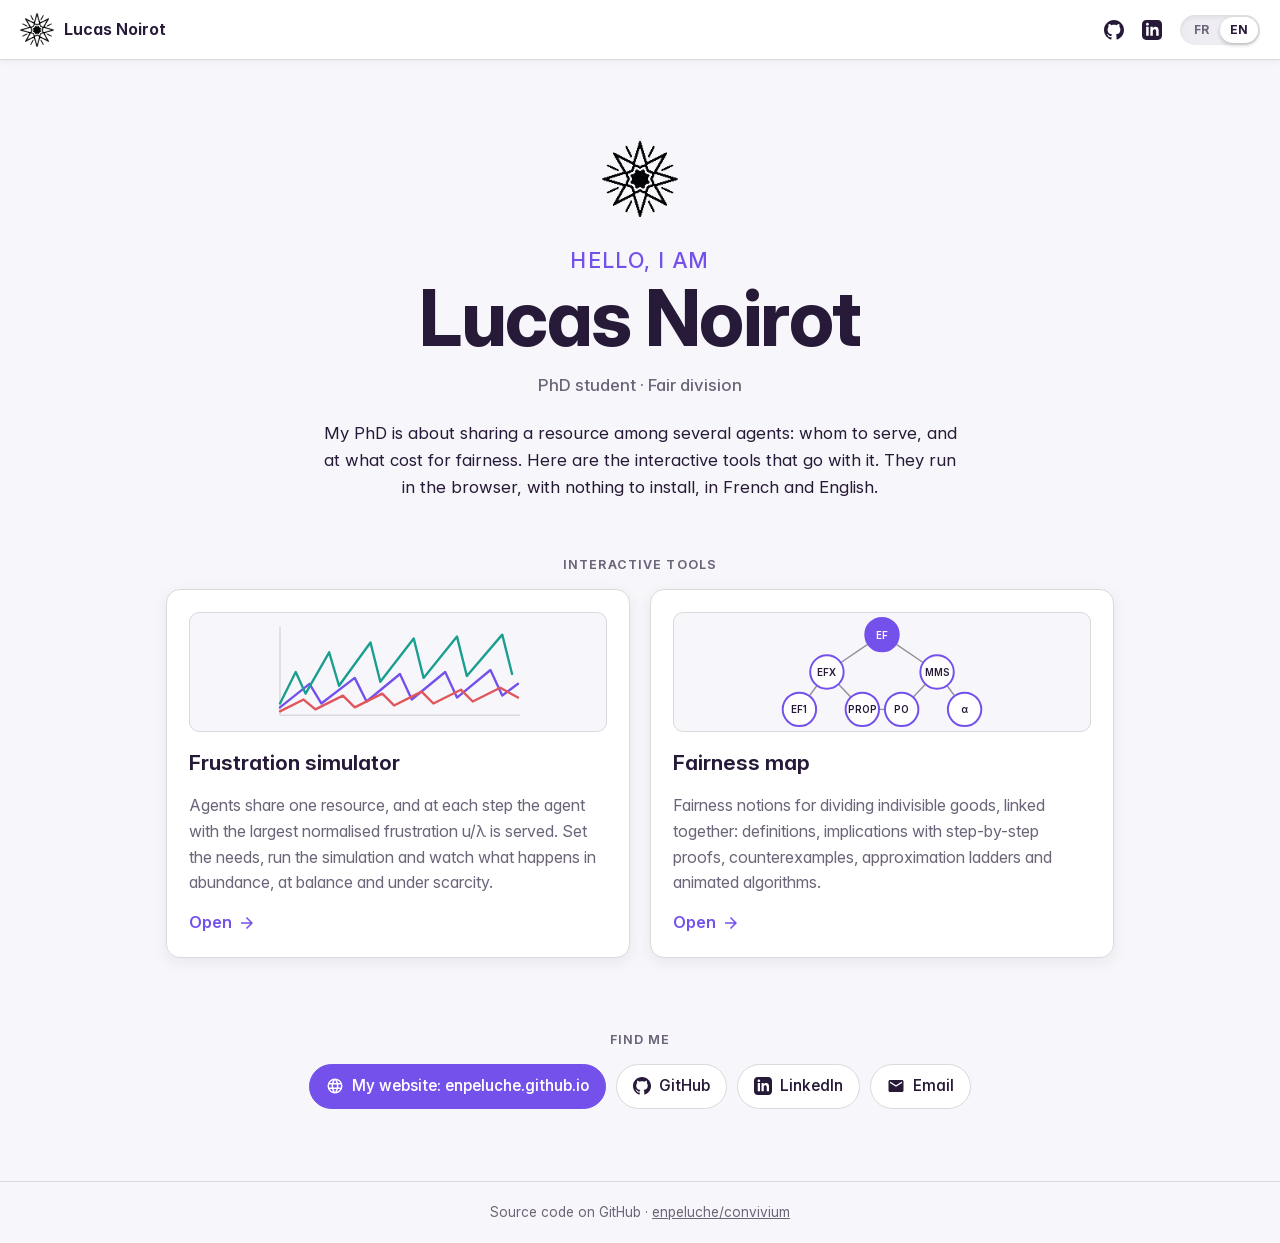
<file: index.html>
<!DOCTYPE html>
<html lang="fr">
<head>
<meta charset="utf-8">
<meta name="viewport" content="width=device-width, initial-scale=1, viewport-fit=cover">
<title>Lucas Noirot · Convivium</title>
<meta name="description" content="Outils interactifs qui accompagnent ma thèse sur le partage équitable : le simulateur de frustration et la carte de l'équité.">
<meta name="author" content="Lucas Noirot">
<link rel="icon" href="simulateur/assets/favicon.ico">
<style>
/* =============================================================================
   Page d'accueil. Direction artistique reprise de enpeluche.github.io :
   Inter, texte prune #271a38, accent violet #7451eb, bordures #dad9dc,
   logo étoile qui tourne au survol, « BONJOUR, JE SUIS » en capitales violettes.
   La police, le logo et l'icône sont pris dans simulateur/assets/.
   ============================================================================= */
@font-face {
  font-family: "InterVariable";
  src: url("simulateur/assets/fonts/InterVariable.woff2") format("woff2");
  font-weight: 100 900; font-style: normal; font-display: swap;
}
:root {
  --font: InterVariable, Inter, system-ui, sans-serif;
  --bg: #f7f6fa; --panel: #ffffff; --fg: #271a38; --muted: #6c6479;
  --line: #dad9dc; --grid: #eeedf2;
  --accent: #7451eb; --accent-soft: rgba(116, 81, 235, 0.12);
  --shadow: 0 4px 15px rgba(39, 26, 56, 0.07);
  --shadow-hover: 0 12px 32px rgba(116, 81, 235, 0.18);
  color-scheme: light;
}
@media (prefers-color-scheme: dark) {
  :root {
    --bg: #141019; --panel: #1d1724; --fg: #ece8f5; --muted: #a49cb3;
    --line: #342c40; --grid: #261f2f;
    --accent: #9d85ff; --accent-soft: rgba(157, 133, 255, 0.16);
    --shadow: 0 4px 18px rgba(0, 0, 0, 0.35);
    --shadow-hover: 0 12px 32px rgba(0, 0, 0, 0.5);
    color-scheme: dark;
  }
}

* { box-sizing: border-box; }
html { -webkit-text-size-adjust: 100%; }
body {
  margin: 0; min-height: 100vh; display: flex; flex-direction: column;
  background: var(--bg); color: var(--fg); font-family: var(--font); font-size: 16px; line-height: 1.6;
  -webkit-font-smoothing: antialiased; font-feature-settings: "cv11", "ss01";
}
a { color: inherit; }
:focus-visible { outline: 2px solid var(--accent); outline-offset: 3px; border-radius: 6px; }

/* ---------- En-tête ---------- */
.top {
  display: flex; align-items: center; gap: 12px; padding: 0 20px; min-height: 60px;
  background: var(--panel); border-bottom: 1px solid var(--line); box-shadow: 0 2px 5px rgba(0, 0, 0, 0.05);
}
.brand { display: flex; align-items: center; gap: 10px; text-decoration: none; }
.brand img { width: 34px; height: 34px; transition: transform .6s ease; }
.brand:hover img { transform: rotate(45deg); }
.brand b { font-weight: 650; }
.top-right { margin-left: auto; display: flex; align-items: center; gap: 6px; }
.iconlink { display: inline-flex; padding: 6px; border-radius: 8px; color: var(--fg); }
.iconlink svg { width: 20px; height: 20px; fill: currentColor; }
.iconlink:hover { color: var(--accent); background: var(--accent-soft); }

.langtoggle { position: relative; display: inline-flex; margin-left: 6px; background: var(--grid); border-radius: 999px; padding: 2px; box-shadow: inset 0 2px 5px rgba(0, 0, 0, 0.08); }
.langtoggle button { position: relative; z-index: 1; width: 38px; height: 26px; border: 0; background: none; font: inherit; font-size: 12px; font-weight: 700; color: var(--muted); cursor: pointer; border-radius: 999px; }
.langtoggle button[aria-pressed="true"] { color: var(--fg); }
.langtoggle i { position: absolute; top: 2px; left: 2px; width: 38px; height: 26px; border-radius: 999px; background: var(--panel); box-shadow: 0 2px 4px rgba(0, 0, 0, 0.2); transition: transform .3s cubic-bezier(.4, 0, .2, 1); }
.langtoggle.en i { transform: translateX(38px); }

/* ---------- Présentation ---------- */
main { flex: 1; width: 100%; max-width: 980px; margin: 0 auto; padding: 0 16px; }
.hero { text-align: center; padding: clamp(40px, 9vh, 88px) 0 clamp(28px, 6vh, 56px); }
.hero .star { width: 76px; height: 76px; transition: transform .8s ease; }
.hero .star:hover { transform: rotate(180deg); }
.hello { margin: 18px 0 0; font-size: clamp(1rem, 3vw, 1.35rem); color: var(--accent); text-transform: uppercase; letter-spacing: 0.06em; font-weight: 500; }
h1 { margin: 0; font-size: clamp(2.6rem, 9vw, 4.8rem); line-height: 1.1; font-weight: 750; letter-spacing: -0.02em; }
.role { margin: 10px 0 0; font-size: 1.05rem; color: var(--muted); font-weight: 500; }
.intro { max-width: 640px; margin: 22px auto 0; font-size: 1.05rem; }

/* ---------- Outils ---------- */
.label { font-size: 0.78rem; text-transform: uppercase; letter-spacing: 0.09em; color: var(--muted); font-weight: 650; margin: 0 0 14px; text-align: center; }
.tools { display: grid; grid-template-columns: repeat(auto-fit, minmax(280px, 1fr)); gap: 20px; }
.tool {
  display: flex; flex-direction: column; gap: 14px; padding: 22px; text-decoration: none;
  background: var(--panel); border: 1px solid var(--line); border-radius: 14px; box-shadow: var(--shadow);
  transition: transform .2s ease, box-shadow .2s ease, border-color .2s ease;
}
.tool:hover { transform: translateY(-3px); box-shadow: var(--shadow-hover); border-color: var(--accent); }
.tool figure { margin: 0; height: 120px; border-radius: 10px; background: var(--bg); border: 1px solid var(--line); display: grid; place-items: center; overflow: hidden; }
.tool figure svg { width: 100%; height: 100%; }
.tool h2 { margin: 0; font-size: 1.3rem; font-weight: 650; }
.tool p { margin: 0; color: var(--muted); flex: 1; }
.tool .go { color: var(--accent); font-weight: 600; display: inline-flex; align-items: center; gap: 6px; }
.tool .go svg { width: 18px; height: 18px; fill: currentColor; transition: transform .2s ease; }
.tool:hover .go svg { transform: translateX(4px); }

/* illustrations */
.ill .ax { stroke: var(--line); stroke-width: 1.5; fill: none; }
.ill .c0 { stroke: #7451eb; } .ill .c1 { stroke: #e0565b; } .ill .c2 { stroke: #1a9e8f; }
.ill .curve { fill: none; stroke-width: 2.4; stroke-linejoin: round; stroke-linecap: round; }
.ill .edge { stroke: var(--muted); stroke-width: 1.5; fill: none; opacity: .7; }
.ill .node { fill: var(--panel); stroke: var(--accent); stroke-width: 2; }
.ill .node.hl { fill: var(--accent); }
.ill text { font: 600 10px var(--font); fill: var(--fg); text-anchor: middle; dominant-baseline: central; }
.ill .node.hl + text { fill: #fff; }
@media (prefers-color-scheme: dark) {
  .ill .c0 { stroke: #9d85ff; } .ill .c1 { stroke: #ff7a7f; } .ill .c2 { stroke: #3cc8b6; }
  .ill .node.hl + text { fill: #140f1f; }
}

/* ---------- Liens ---------- */
.find { margin: clamp(40px, 8vh, 72px) 0 0; }
.links { display: flex; flex-wrap: wrap; justify-content: center; gap: 10px; }
.links a {
  display: inline-flex; align-items: center; gap: 8px; padding: 9px 16px; border-radius: 999px; text-decoration: none;
  background: var(--panel); border: 1px solid var(--line); font-weight: 550; font-size: 0.95rem;
  transition: border-color .15s, box-shadow .15s, color .15s;
}
.links a:hover { border-color: var(--accent); color: var(--accent); box-shadow: 0 0 0 3px var(--accent-soft); }
.links svg { width: 18px; height: 18px; fill: currentColor; }
.links a.main { background: var(--accent); border-color: var(--accent); color: #fff; }
.links a.main:hover { color: #fff; }
@media (prefers-color-scheme: dark) { .links a.main, .links a.main:hover { color: #140f1f; } }

footer { margin-top: clamp(40px, 8vh, 72px); padding: 20px 16px; text-align: center; color: var(--muted); font-size: 0.85rem; border-top: 1px solid var(--line); }

@media (max-width: 520px) {
  .top { padding: 0 16px; }
  .brand b { display: none; }
}
@media (prefers-reduced-motion: reduce) { * { transition: none !important; } }
</style>
</head>
<body>

<header class="top">
  <a class="brand" href="https://enpeluche.github.io" title="enpeluche.github.io">
    <img src="simulateur/assets/logo.png" alt="" width="34" height="34">
    <b>Lucas Noirot</b>
  </a>
  <div class="top-right">
    <a class="iconlink" href="https://github.com/enpeluche/convivium" target="_blank" rel="noopener" title="GitHub" aria-label="GitHub"><svg viewBox="0 0 24 24"><path data-icon="github"/></svg></a>
    <a class="iconlink" href="https://linkedin.com/in/enpeluche" target="_blank" rel="noopener" title="LinkedIn" aria-label="LinkedIn"><svg viewBox="0 0 24 24"><path data-icon="linkedin"/></svg></a>
    <span class="langtoggle" role="group" aria-label="Langue / Language">
      <button type="button" data-lang="fr" lang="fr">FR</button><button type="button" data-lang="en" lang="en">EN</button><i aria-hidden="true"></i>
    </span>
  </div>
</header>

<main>
  <section class="hero">
    <img class="star" src="simulateur/assets/logo.png" alt="" width="76" height="76">
    <p class="hello" data-i18n="hello">Bonjour, je suis</p>
    <h1>Lucas Noirot</h1>
    <p class="role" data-i18n="role">Doctorant · Partage équitable</p>
    <p class="intro" data-i18n="intro">Ma thèse porte sur le partage d'une ressource entre plusieurs agents : qui servir, et à quel prix pour l'équité. Voici les outils interactifs qui l'accompagnent. Ils marchent dans le navigateur, sans installation, en français et en anglais.</p>
  </section>

  <h2 class="label" data-i18n="tools">Outils interactifs</h2>
  <section class="tools">
    <a class="tool" href="simulateur/" data-target="simulateur/">
      <figure class="ill" aria-hidden="true">
        <svg viewBox="0 0 280 120" preserveAspectRatio="xMidYMid meet">
          <path class="ax" d="M20 104H264M20 104V14"/>
          <path class="curve c0" d="M20 96 L50 72 L62 92 L96 66 L108 90 L142 62 L154 88 L188 60 L200 86 L234 58 L246 84 L262 72"/>
          <path class="curve c1" d="M20 100 L44 88 L56 98 L84 84 L96 96 L124 82 L136 94 L164 80 L176 92 L204 78 L216 90 L244 76 L262 86"/>
          <path class="curve c2" d="M20 92 L36 60 L46 82 L70 40 L80 74 L112 30 L122 70 L156 26 L166 66 L200 24 L210 64 L246 22 L256 62"/>
        </svg>
      </figure>
      <h2 data-i18n="sim_title">Simulateur de frustration</h2>
      <p data-i18n="sim_text">Des agents partagent une ressource et l'on sert, à chaque instant, celui dont la frustration normalisée u/λ est la plus grande. On règle les besoins, on lance la simulation et l'on observe ce qui se passe en abondance, à l'équilibre et en famine.</p>
      <span class="go"><span data-i18n="open">Ouvrir</span><svg viewBox="0 0 24 24"><path d="M12 4l-1.41 1.41L16.17 11H4v2h12.17l-5.58 5.59L12 20l8-8z"/></svg></span>
    </a>

    <a class="tool" href="carte-equite/" data-target="carte-equite/">
      <figure class="ill" aria-hidden="true">
        <svg viewBox="0 0 280 120" preserveAspectRatio="xMidYMid meet">
          <path class="edge" d="M140 22L84 60M140 22L196 60M84 60L56 98M84 60L120 98M196 60L160 98M196 60L224 98M120 98L160 98"/>
          <circle class="node hl" cx="140" cy="22" r="17"/><text x="140" y="22">EF</text>
          <circle class="node" cx="84" cy="60" r="17"/><text x="84" y="60">EFX</text>
          <circle class="node" cx="196" cy="60" r="17"/><text x="196" y="60">MMS</text>
          <circle class="node" cx="56" cy="98" r="17"/><text x="56" y="98">EF1</text>
          <circle class="node" cx="120" cy="98" r="17"/><text x="120" y="98">PROP</text>
          <circle class="node" cx="160" cy="98" r="17"/><text x="160" y="98">PO</text>
          <circle class="node" cx="224" cy="98" r="17"/><text x="224" y="98">α</text>
        </svg>
      </figure>
      <h2 data-i18n="map_title">Carte de l'équité</h2>
      <p data-i18n="map_text">Les notions d'équité pour le partage de biens indivisibles, reliées entre elles : définitions, implications avec leurs preuves pas à pas, contre-exemples, échelles d'approximation et algorithmes animés.</p>
      <span class="go"><span data-i18n="open">Ouvrir</span><svg viewBox="0 0 24 24"><path d="M12 4l-1.41 1.41L16.17 11H4v2h12.17l-5.58 5.59L12 20l8-8z"/></svg></span>
    </a>
  </section>

  <section class="find">
    <h2 class="label" data-i18n="find">Me retrouver</h2>
    <div class="links">
      <a class="main" href="https://enpeluche.github.io"><svg viewBox="0 0 24 24"><path data-icon="globe"/></svg><span data-i18n="site">Mon site : enpeluche.github.io</span></a>
      <a href="https://github.com/enpeluche" target="_blank" rel="noopener"><svg viewBox="0 0 24 24"><path data-icon="github"/></svg>GitHub</a>
      <a href="https://linkedin.com/in/enpeluche" target="_blank" rel="noopener"><svg viewBox="0 0 24 24"><path data-icon="linkedin"/></svg>LinkedIn</a>
      <a href="mailto:lucas.noirot-petit@proton.me"><svg viewBox="0 0 24 24"><path data-icon="email"/></svg>Email</a>
    </div>
  </section>
</main>

<footer>
  <span data-i18n="footer">Code source sur GitHub</span> · <a href="https://github.com/enpeluche/convivium">enpeluche/convivium</a>
</footer>

<script>
"use strict";
const ICONS = {
  github: "M12 0c-6.626 0-12 5.373-12 12 0 5.302 3.438 9.8 8.207 11.387.599.111.793-.261.793-.577v-2.234c-3.338.726-4.033-1.416-4.033-1.416-.546-1.387-1.333-1.756-1.333-1.756-1.089-.745.083-.729.083-.729 1.205.084 1.839 1.237 1.839 1.237 1.07 1.834 2.807 1.304 3.492.997.107-.775.418-1.305.762-1.604-2.665-.305-5.467-1.334-5.467-5.931 0-1.311.469-2.381 1.236-3.221-.124-.303-.535-1.524.117-3.176 0 0 1.008-.322 3.301 1.23.957-.266 1.983-.399 3.003-.404 1.02.005 2.047.138 3.006.404 2.291-1.552 3.297-1.23 3.297-1.23.653 1.653.242 2.874.118 3.176.77.84 1.235 1.911 1.235 3.221 0 4.609-2.807 5.624-5.479 5.921.43.372.823 1.102.823 2.222v3.293c0 .319.192.694.801.576 4.765-1.589 8.199-6.086 8.199-11.386 0-6.627-5.373-12-12-12z",
  linkedin: "M19 0h-14c-2.761 0-5 2.239-5 5v14c0 2.761 2.239 5 5 5h14c2.762 0 5-2.239 5-5v-14c0-2.761-2.238-5-5-5zm-11 19h-3v-11h3v11zm-1.5-12.268c-.966 0-1.75-.79-1.75-1.764s.784-1.764 1.75-1.764 1.75.79 1.75 1.764-.783 1.764-1.75 1.764zm13.5 12.268h-3v-5.604c0-3.368-4-3.113-4 0v5.604h-3v-11h3v1.765c1.396-2.586 7-2.777 7 2.476v6.759z",
  email: "M20 4H4c-1.1 0-1.99.9-1.99 2L2 18c0 1.1.9 2 2 2h16c1.1 0 2-.9 2-2V6c0-1.1-.9-2-2-2zm0 4l-8 5-8-5V6l8 5 8-5v2z",
  globe: "M12 2a10 10 0 1 0 0 20 10 10 0 0 0 0-20zm6.93 6h-2.95a15.6 15.6 0 0 0-1.38-3.56A8.03 8.03 0 0 1 18.93 8zM12 4.04c.83 1.2 1.48 2.53 1.91 3.96h-3.82c.43-1.43 1.08-2.76 1.91-3.96zM4.26 14a8.2 8.2 0 0 1 0-4h3.38a16.5 16.5 0 0 0 0 4H4.26zm.81 2h2.95c.32 1.25.78 2.45 1.38 3.56A7.99 7.99 0 0 1 5.07 16zm2.95-8H5.07a7.99 7.99 0 0 1 4.33-3.56A15.6 15.6 0 0 0 8.02 8zM12 19.96c-.83-1.2-1.48-2.53-1.91-3.96h3.82c-.43 1.43-1.08 2.76-1.91 3.96zM14.34 14H9.66a14.7 14.7 0 0 1 0-4h4.68a14.7 14.7 0 0 1 0 4zm.25 5.56c.6-1.11 1.06-2.31 1.38-3.56h2.95a8.03 8.03 0 0 1-4.33 3.56zM16.36 14a16.5 16.5 0 0 0 0-4h3.38a8.2 8.2 0 0 1 0 4h-3.38z",
};
document.querySelectorAll("path[data-icon]").forEach(p => p.setAttribute("d", ICONS[p.dataset.icon]));

const TEXTS = {
  fr: {
    title: "Lucas Noirot · Convivium",
    hello: "Bonjour, je suis",
    role: "Doctorant · Partage équitable",
    intro: "Ma thèse porte sur le partage d'une ressource entre plusieurs agents : qui servir, et à quel prix pour l'équité. Voici les outils interactifs qui l'accompagnent. Ils marchent dans le navigateur, sans installation, en français et en anglais.",
    tools: "Outils interactifs",
    sim_title: "Simulateur de frustration",
    sim_text: "Des agents partagent une ressource et l'on sert, à chaque instant, celui dont la frustration normalisée u/λ est la plus grande. On règle les besoins, on lance la simulation et l'on observe ce qui se passe en abondance, à l'équilibre et en famine.",
    map_title: "Carte de l'équité",
    map_text: "Les notions d'équité pour le partage de biens indivisibles, reliées entre elles : définitions, implications avec leurs preuves pas à pas, contre-exemples, échelles d'approximation et algorithmes animés.",
    open: "Ouvrir",
    find: "Me retrouver",
    site: "Mon site : enpeluche.github.io",
    footer: "Code source sur GitHub",
  },
  en: {
    title: "Lucas Noirot · Convivium",
    hello: "Hello, I am",
    role: "PhD student · Fair division",
    intro: "My PhD is about sharing a resource among several agents: whom to serve, and at what cost for fairness. Here are the interactive tools that go with it. They run in the browser, with nothing to install, in French and English.",
    tools: "Interactive tools",
    sim_title: "Frustration simulator",
    sim_text: "Agents share one resource, and at each step the agent with the largest normalised frustration u/λ is served. Set the needs, run the simulation and watch what happens in abundance, at balance and under scarcity.",
    map_title: "Fairness map",
    map_text: "Fairness notions for dividing indivisible goods, linked together: definitions, implications with step-by-step proofs, counterexamples, approximation ladders and animated algorithms.",
    open: "Open",
    find: "Find me",
    site: "My website: enpeluche.github.io",
    footer: "Source code on GitHub",
  },
};

const STORE = "convivium-langue";
function initialLang() {
  const q = new URLSearchParams(location.search).get("lang");
  if (q === "fr" || q === "en") return q;
  try { const s = localStorage.getItem(STORE); if (s === "fr" || s === "en") return s; } catch (e) { /* stockage indisponible */ }
  return (navigator.language || "fr").toLowerCase().startsWith("fr") ? "fr" : "en";
}
function setLang(lang) {
  const T = TEXTS[lang];
  document.documentElement.lang = lang;
  document.title = T.title;
  document.querySelectorAll("[data-i18n]").forEach(el => { el.textContent = T[el.dataset.i18n]; });
  document.querySelectorAll("[data-target]").forEach(a => { a.href = a.dataset.target + "?lang=" + lang; });
  document.querySelectorAll(".langtoggle button").forEach(b => b.setAttribute("aria-pressed", String(b.dataset.lang === lang)));
  document.querySelector(".langtoggle").classList.toggle("en", lang === "en");
  try { localStorage.setItem(STORE, lang); } catch (e) { /* stockage indisponible */ }
}
document.querySelectorAll(".langtoggle button").forEach(b => b.addEventListener("click", () => setLang(b.dataset.lang)));
setLang(initialLang());
</script>
</body>
</html>
</file>
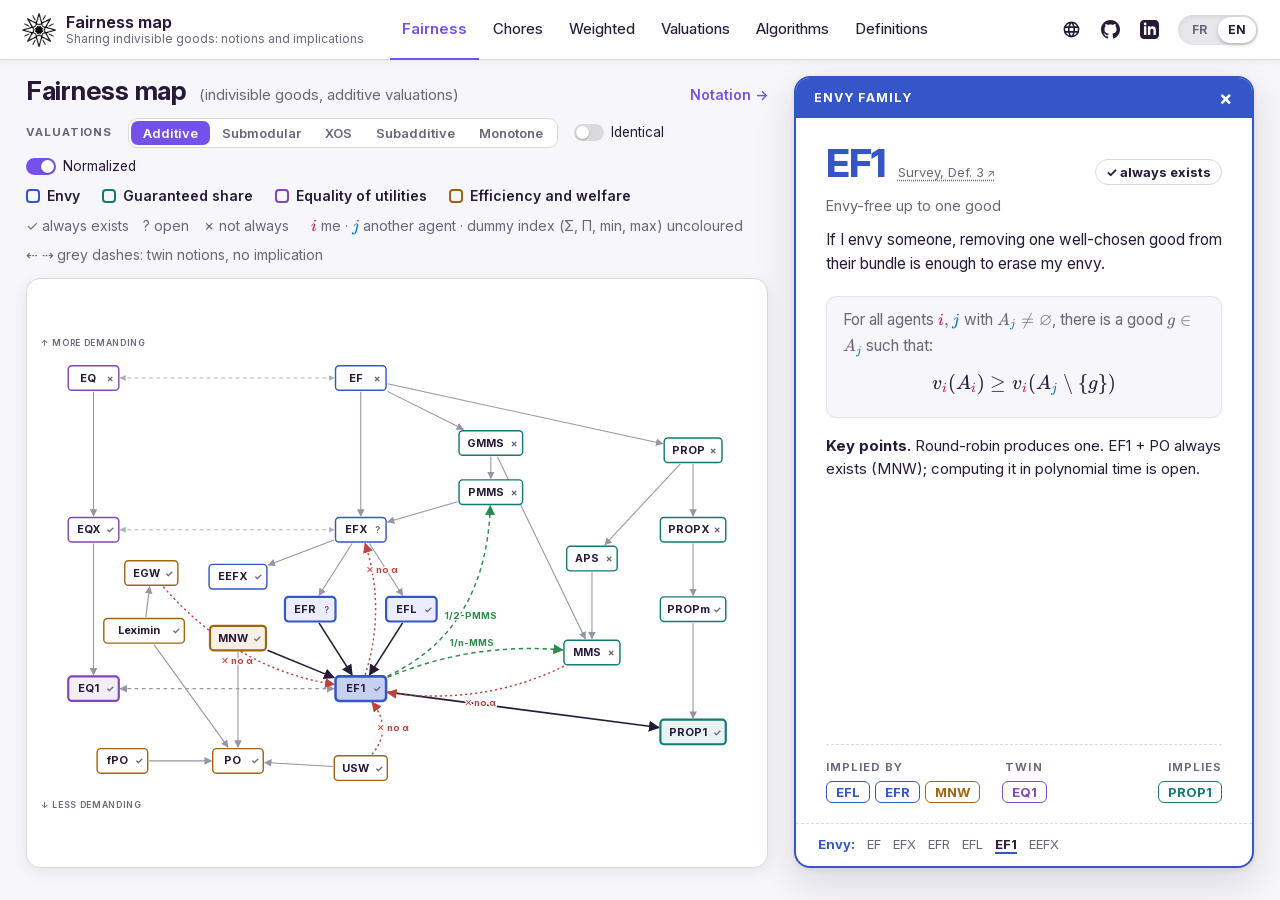
<file: carte-equite/index.html>
<!DOCTYPE html>
<html lang="fr">
<head>
<meta charset="utf-8">
<meta name="viewport" content="width=device-width, initial-scale=1, viewport-fit=cover">
<title>Carte de l'équité</title>
<meta name="description" content="Carte interactive des notions d'équité pour le partage de biens indivisibles : définitions, implications, preuves, contre-exemples et algorithmes.">
<meta name="author" content="Lucas Noirot">
<link rel="icon" href="assets/favicon.ico">
<link rel="stylesheet" href="assets/vendor/katex/katex.min.css">
<link rel="stylesheet" href="assets/style.css">
</head>
<body>

<!-- ============ En-tête (direction artistique d'enpeluche.github.io) ============ -->
<header class="entete">
  <a class="brand" href="#biens">
    <img src="assets/logo.png" alt="" width="34" height="34">
    <span><b data-i18n="siteTitre">Carte de l'équité</b><small data-i18n="siteSous"></small></span>
  </a>
  <!-- Le moteur lit data-carte pour savoir quel onglet est affiché (aria-current) -->
  <nav class="onglets" aria-label="Cartes">
    <a href="#biens" data-carte="biens" data-i18n="ongletBiens">Équité</a>
    <a href="#corvees" data-carte="corvees" data-i18n="ongletCorvees">Corvées</a>
    <a href="#ponderee" data-carte="ponderee" data-i18n="ongletPonderee">Pondérée</a>
    <a href="#valuations" data-carte="valuations" data-i18n="ongletValuations">Valuations</a>
    <a href="#algorithmes" data-carte="algorithmes" data-i18n="ongletAlgos">Algorithmes</a>
    <a href="#definitions" data-carte="definitions" data-i18n="ongletDefs">Définitions</a>
  </nav>
  <div class="top-right">
    <a class="iconlink" href="https://enpeluche.github.io" target="_blank" rel="noopener" data-i18n-title="siteLien" data-i18n-aria="siteLien"><svg viewBox="0 0 24 24"><path d="M12 2a10 10 0 1 0 0 20 10 10 0 0 0 0-20zm6.93 6h-2.95a15.6 15.6 0 0 0-1.38-3.56A8.03 8.03 0 0 1 18.93 8zM12 4.04c.83 1.2 1.48 2.53 1.91 3.96h-3.82c.43-1.43 1.08-2.76 1.91-3.96zM4.26 14a8.2 8.2 0 0 1 0-4h3.38a16.5 16.5 0 0 0 0 4H4.26zm.81 2h2.95c.32 1.25.78 2.45 1.38 3.56A7.99 7.99 0 0 1 5.07 16zm2.95-8H5.07a7.99 7.99 0 0 1 4.33-3.56A15.6 15.6 0 0 0 8.02 8zM12 19.96c-.83-1.2-1.48-2.53-1.91-3.96h3.82c-.43 1.43-1.08 2.76-1.91 3.96zM14.34 14H9.66a14.7 14.7 0 0 1 0-4h4.68a14.7 14.7 0 0 1 0 4zm.25 5.56c.6-1.11 1.06-2.31 1.38-3.56h2.95a8.03 8.03 0 0 1-4.33 3.56zM16.36 14a16.5 16.5 0 0 0 0-4h3.38a8.2 8.2 0 0 1 0 4h-3.38z"/></svg></a>
    <a class="iconlink" href="https://github.com/enpeluche" target="_blank" rel="noopener" title="GitHub" aria-label="GitHub"><svg viewBox="0 0 24 24"><path d="M12 0c-6.626 0-12 5.373-12 12 0 5.302 3.438 9.8 8.207 11.387.599.111.793-.261.793-.577v-2.234c-3.338.726-4.033-1.416-4.033-1.416-.546-1.387-1.333-1.756-1.333-1.756-1.089-.745.083-.729.083-.729 1.205.084 1.839 1.237 1.839 1.237 1.07 1.834 2.807 1.304 3.492.997.107-.775.418-1.305.762-1.604-2.665-.305-5.467-1.334-5.467-5.931 0-1.311.469-2.381 1.236-3.221-.124-.303-.535-1.524.117-3.176 0 0 1.008-.322 3.301 1.23.957-.266 1.983-.399 3.003-.404 1.02.005 2.047.138 3.006.404 2.291-1.552 3.297-1.23 3.297-1.23.653 1.653.242 2.874.118 3.176.77.84 1.235 1.911 1.235 3.221 0 4.609-2.807 5.624-5.479 5.921.43.372.823 1.102.823 2.222v3.293c0 .319.192.694.801.576 4.765-1.589 8.199-6.086 8.199-11.386 0-6.627-5.373-12-12-12z"/></svg></a>
    <a class="iconlink" href="https://linkedin.com/in/enpeluche" target="_blank" rel="noopener" title="LinkedIn" aria-label="LinkedIn"><svg viewBox="0 0 24 24"><path d="M19 0h-14c-2.761 0-5 2.239-5 5v14c0 2.761 2.239 5 5 5h14c2.762 0 5-2.239 5-5v-14c0-2.761-2.238-5-5-5zm-11 19h-3v-11h3v11zm-1.5-12.268c-.966 0-1.75-.79-1.75-1.764s.784-1.764 1.75-1.764 1.75.79 1.75 1.764-.783 1.764-1.75 1.764zm13.5 12.268h-3v-5.604c0-3.368-4-3.113-4 0v5.604h-3v-11h3v1.765c1.396-2.586 7-2.777 7 2.476v6.759z"/></svg></a>
    <span class="langtoggle" role="group" data-i18n-aria="langue">
      <button type="button" data-lang="fr" lang="fr">FR</button><button type="button" data-lang="en" lang="en">EN</button><i aria-hidden="true"></i>
    </span>
  </div>
</header>

<!-- ============ Vue « carte » : graphe à gauche, carte à droite ============ -->
<main class="page" id="vue-carte">
  <div class="wrap">
    <div class="titre-carte"><h1><span id="titre"></span> <small id="sous-titre"></small></h1>
      <a class="lien-notations" id="lien-notations" href="#definitions" data-i18n="notations"></a></div>

    <!-- Le JS lit data-fam pour surligner une famille au survol ; les noms viennent des données -->
    <div class="legend" data-i18n-aria="legende">
      <div id="selecteur" hidden></div>
      <span class="fam" data-fam="envie" tabindex="0" style="color:var(--envie)"><span class="sw"></span><b></b></span>
      <span class="fam" data-fam="part"  tabindex="0" style="color:var(--part)"><span class="sw"></span><b></b></span>
      <span class="fam" data-fam="egal"  tabindex="0" style="color:var(--egal)"><span class="sw"></span><b></b></span>
      <span class="fam" data-fam="eff"   tabindex="0" style="color:var(--eff)"><span class="sw"></span><b></b></span>
      <span class="glyphs" id="legende-statuts"></span>
      <span id="legende-indices"></span>
      <span id="legende-jumelles"></span>
    </div>

    <!-- Onglet Algorithmes : barre de choix (à la place de la légende) -->
    <div class="algo-barre" id="algo-barre" hidden>
      <div class="choix-algo" role="group" data-i18n-aria="choixAlgo">
        <button data-algo="tourniquet" data-i18n="btnTourniquet"></button>
        <button data-algo="cycles" data-i18n="btnCycles"></button>
        <button data-algo="sacs" data-i18n="btnSacs"></button>
        <button data-algo="sansmu" data-i18n="btnSansMu"></button>
      </div>
      <select id="algo-instance" data-i18n-aria="instance"></select>
      <span class="dim"><span data-i18n="agents"></span> <button data-dim="n:-1" data-i18n-aria="moinsAgent">−</button><b id="algo-n"></b><button data-dim="n:1" data-i18n-aria="plusAgent">+</button></span>
      <span class="dim"><span data-i18n="biens"></span> <button data-dim="m:-1" data-i18n-aria="moinsBien">−</button><b id="algo-m"></b><button data-dim="m:1" data-i18n-aria="plusBien">+</button></span>
      <button id="algo-hasard" data-i18n="hasard"></button>
      <span class="note-instance" id="algo-note"></span>
    </div>

    <!-- Le SVG est vide : tout est dessiné par le script -->
    <div class="diagram" id="diagram">
      <svg id="map" viewBox="0 0 1040 660" role="group" data-i18n-aria="graphe"></svg>
    </div>

    <!-- Onglet Algorithmes : tableaux, graphe d'envie et pas à pas -->
    <section class="algo-zone" id="algo" hidden></section>

  </div>

  <!-- La carte : un seul élément, dont on remplace le contenu à chaque ouverture -->
  <div id="card" class="card" hidden role="dialog" aria-labelledby="card-sigle"></div>
</main>

<!-- ============ Vue « définitions » ============ -->
<div class="defs-scroll" id="vue-defs" hidden>
<section class="defs-page">
  <aside class="defs-toc">
    <input type="search" id="defs-filtre" data-i18n-ph="defsFiltre" autocomplete="off" spellcheck="false">
    <p class="toc-titre" data-i18n="defsSommaire"></p>
    <nav id="defs-sommaire"></nav>
  </aside>
  <div class="defs-main">
    <header class="defs-entete">
      <h1 data-i18n="defsTitre"></h1>
      <p class="lead" data-i18n="defsIntro"></p>
    </header>
    <div id="defs-contenu"></div>
  </div>
</section>
</div>

<!-- KaTeX embarqué (aucun appel réseau), puis les données, la langue et le moteur -->
<script src="assets/vendor/katex/katex.min.js"></script>
<script src="assets/donnees.js"></script>
<script src="assets/donnees-en.js"></script>
<script src="assets/langue.js"></script>
<script src="assets/definitions.js"></script>
<script src="assets/moteur.js"></script>
<script>
  // Sélecteur de langue
  document.querySelectorAll(".langtoggle button").forEach(b => b.addEventListener("click", () => {
    if (b.dataset.lang !== LANG) appliquerLangue(b.dataset.lang);
  }));
</script>
</body>
</html>
</file>
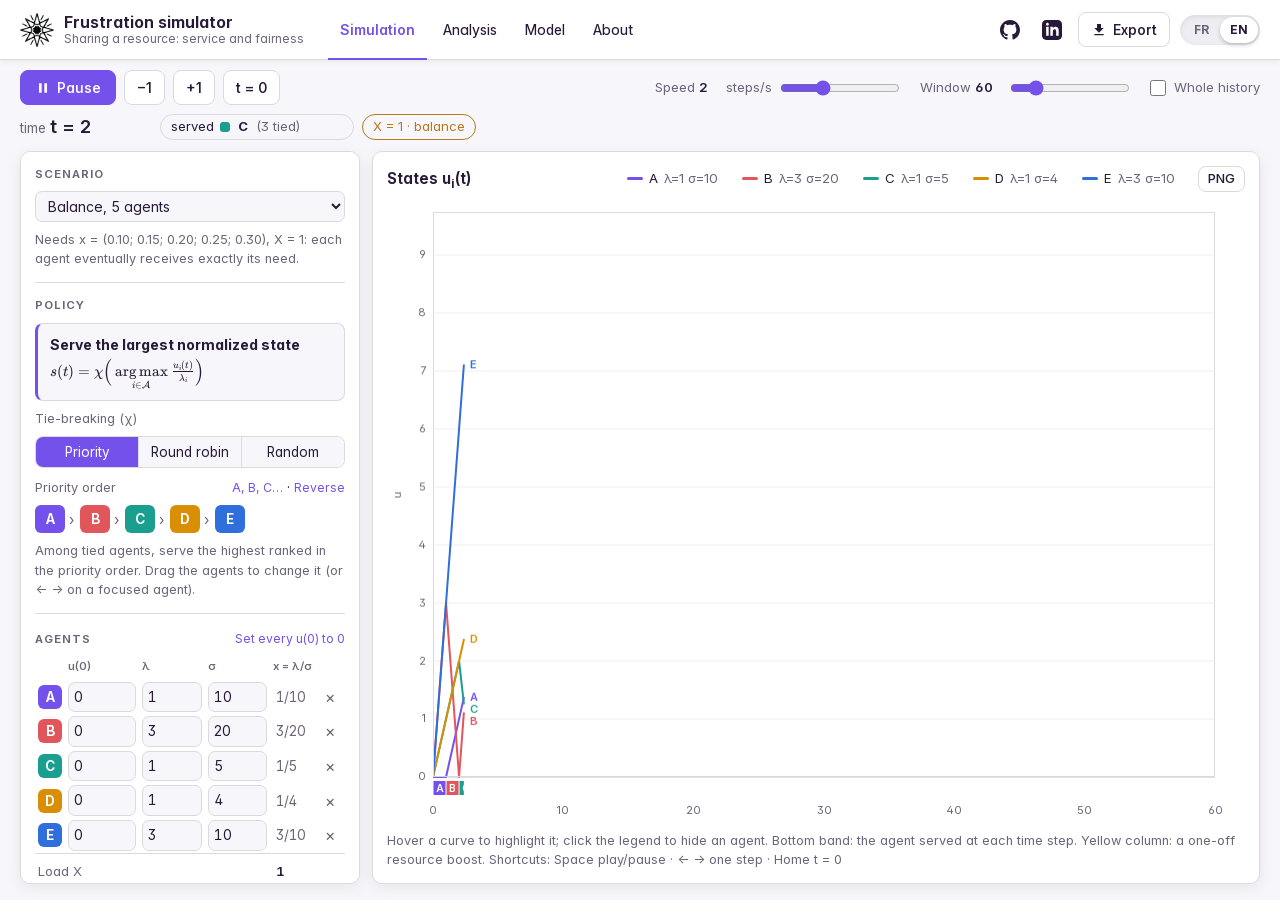
<file: simulateur/index.html>
<!DOCTYPE html>
<html lang="fr">
<head>
<meta charset="utf-8">
<meta name="viewport" content="width=device-width, initial-scale=1">
<title>Simulateur de frustration</title>
<meta name="description" content="Simulateur interactif : n agents partagent une ressource ; on sert l'agent dont l'état normalisé u/λ est le plus grand.">
<meta name="author" content="Lucas Noirot">
<link rel="icon" href="assets/favicon.ico">
<link rel="stylesheet" href="assets/vendor/katex/katex.min.css">
<link rel="stylesheet" href="assets/style.css">
</head>
<body>
<div class="app">

  <!-- ============ En-tête ============ -->
  <header class="top">
    <a class="brand" href="#" data-tab="sim" aria-label="Simulateur de frustration">
      <img src="assets/logo.png" alt="" width="34" height="34">
      <span><b data-i18n="app_title">Simulateur de frustration</b><small data-i18n="app_sub">Partager une ressource : service et équité</small></span>
    </a>

    <nav class="tabs" role="tablist">
      <button type="button" role="tab" data-tab="sim" id="tab-sim" aria-controls="v-sim" data-i18n="tab_sim">Simulation</button>
      <button type="button" role="tab" data-tab="ana" id="tab-ana" aria-controls="v-ana" data-i18n="tab_ana">Analyse</button>
      <button type="button" role="tab" data-tab="model" id="tab-model" aria-controls="v-model" data-i18n="tab_model">Modèle</button>
      <button type="button" role="tab" data-tab="about" id="tab-about" aria-controls="v-about" data-i18n="tab_about">À propos</button>
    </nav>

    <div class="top-right">
      <a class="iconlink" id="lk-github" target="_blank" rel="noopener" title="GitHub" aria-label="GitHub"><svg viewBox="0 0 24 24"><path data-icon="github"/></svg></a>
      <a class="iconlink" id="lk-linkedin" target="_blank" rel="noopener" title="LinkedIn" aria-label="LinkedIn"><svg viewBox="0 0 24 24"><path data-icon="linkedin"/></svg></a>

      <div class="menu" id="expmenu">
        <button type="button" class="btn" id="expbtn" aria-haspopup="true" aria-expanded="false">
          <svg viewBox="0 0 24 24" class="ico"><path data-icon="download"/></svg><span data-i18n="exports">Exporter</span>
        </button>
        <div class="menu-list" role="menu" hidden>
          <button type="button" role="menuitem" data-exp="traj" data-i18n="exp_traj"></button>
          <button type="button" role="menuitem" data-exp="agents" data-i18n="exp_agents"></button>
          <button type="button" role="menuitem" data-exp="png" data-i18n="exp_png"></button>
          <hr>
          <button type="button" role="menuitem" data-exp="json" data-i18n="exp_json"></button>
          <button type="button" role="menuitem" data-exp="import" data-i18n="imp_json"></button>
          <button type="button" role="menuitem" data-exp="link" data-i18n="copy_link"></button>
        </div>
      </div>

      <span class="langtoggle" role="group" aria-label="Langue / Language">
        <button type="button" data-lang="fr" lang="fr">FR</button><button type="button" data-lang="en" lang="en">EN</button><i aria-hidden="true"></i>
      </span>
    </div>
  </header>

  <!-- ============ Barre de lecture (Simulation et Analyse) ============ -->
  <div class="toolbar" id="toolbar">
    <div class="row">
      <button class="btn primary" id="play" type="button" data-i18n-title="play_title"><svg viewBox="0 0 24 24" class="ico"><path id="playico"/></svg><span id="playtxt"></span></button>
      <button class="btn" id="back" type="button" data-i18n="back" data-i18n-title="back_title"></button>
      <button class="btn" id="fwd" type="button" data-i18n="fwd" data-i18n-title="fwd_title"></button>
      <button class="btn" id="zero" type="button" data-i18n="to_zero" data-i18n-title="zero_title"></button>
    </div>
    <div class="row knobs">
      <label class="knob"><span><span data-i18n="speed">Vitesse</span> <b id="speedval"></b> <span data-i18n="per_s"></span></span>
        <input type="range" id="speed" min="0" max="9" step="1"></label>
      <label class="knob"><span><span data-i18n="horizon">Horizon</span> <b id="winval"></b></span>
        <input type="range" id="win" min="10" max="300" step="10"></label>
      <label class="toggle small"><input type="checkbox" id="whole"> <span data-i18n="whole"></span></label>
    </div>
    <div class="row status">
      <span class="clock"><span data-i18n="t_now">instant</span> <b>t = <span id="tnow">0</span></b></span>
      <span class="pill served" id="served"><span id="servlab" data-i18n="served_now"></span><span class="sw" id="servsw"></span><b id="servname"></b><span class="tie" id="servtie"></span></span>
      <span class="pill regime" id="load"></span>
    </div>
  </div>

  <main>
    <!-- ============ Simulation ============ -->
    <section class="view sim" id="v-sim" role="tabpanel" aria-labelledby="tab-sim">
      <aside class="card side">
        <div class="group">
          <label class="label" for="preset" data-i18n="scenario">Scénario</label>
          <select id="preset"></select>
          <p class="hint" id="presethint"></p>
        </div>

        <div class="group">
          <span class="label" data-i18n="policy">Politique</span>
          <div class="policy">
            <b data-i18n="policy_name"></b>
            <span class="tex" data-tex="s(t) = \chi\Bigl(\,\argmax\limits_{i \in \A} \frac{u_i(t)}{\lambda_i}\Bigr)"></span>
          </div>
          <span class="sublabel" data-i18n="chi"></span>
          <div class="seg" id="chi" role="group">
            <button type="button" data-v="prio" data-i18n="chi_prio"></button>
            <button type="button" data-v="rot" data-i18n="chi_rot"></button>
            <button type="button" data-v="random" data-i18n="chi_random"></button>
          </div>
          <div class="prio" id="priobox">
            <div class="label-row"><span class="sublabel" data-i18n="prio_label"></span>
              <span><button class="link small" id="prioreset" type="button" data-i18n="prio_reset"></button> · <button class="link small" id="priorev" type="button" data-i18n="prio_reverse"></button></span></div>
            <ol class="priolist" id="priolist"></ol>
          </div>
          <p class="hint" id="chihint"></p>
          <button class="link" id="reroll" type="button" data-i18n="reroll" hidden></button>
        </div>

        <div class="group">
          <div class="label-row"><span class="label" data-i18n="agents">Agents</span><button class="link small" id="zerou0" type="button" data-i18n="zero_u0"></button></div>
          <div class="tablewrap"><table class="edit">
            <thead><tr><th></th><th data-i18n="col_u0">u(0)</th><th>λ</th><th>σ</th><th data-i18n="col_x">x = λ/σ</th><th></th></tr></thead>
            <tbody id="agents"></tbody>
            <tfoot><tr><td colspan="4" data-i18n="total_load"></td><td id="xtotal"></td><td></td></tr></tfoot>
          </table></div>
          <p class="msg" id="agentmsg" role="status" hidden></p>
          <button class="link" id="addagent" type="button" data-i18n="add_agent"></button>
        </div>

        <div class="group">
          <span class="label" data-i18n="boosts">Augmentation de ressource</span>
          <p class="hint" data-i18n="boost_hint"></p>
          <div class="tablewrap" id="boosttab"><table class="edit boost">
            <thead><tr><th data-i18n="col_boost_agent">agent</th><th>t</th><th data-i18n="col_boost_q">quantité</th><th></th></tr></thead>
            <tbody id="boosts"></tbody>
          </table></div>
          <p class="msg" id="boostmsg" role="status" hidden></p>
          <button class="link" id="addboost" type="button" data-i18n="add_boost"></button>
        </div>

        <div class="group">
          <span class="label" data-i18n="display">Affichage</span>
          <label class="toggle"><input type="checkbox" id="norm"> <span data-i18n="opt_norm"></span></label>
          <label class="toggle"><input type="checkbox" id="mean"> <span data-i18n="opt_mean"></span></label>
        </div>
      </aside>

      <section class="card stage">
        <div class="chead">
          <span class="ctitle" id="maintitle"></span>
          <div class="legend" id="legend"></div>
          <button class="btn ghost small" type="button" data-png="main" data-i18n="png" data-i18n-title="png_title"></button>
        </div>
        <div class="chartbox"><canvas id="c-main"></canvas></div>
        <p class="hint"><span data-i18n="main_hint"></span> <span class="kbd-hint" data-i18n="shortcuts"></span></p>
      </section>
    </section>

    <!-- ============ Analyse ============ -->
    <section class="view ana" id="v-ana" role="tabpanel" aria-labelledby="tab-ana" hidden>
      <div class="card">
        <div class="chead">
          <span class="label" data-i18n="hist_title"></span>
          <label class="inline"><span data-i18n="hist_src"></span> <select id="histsrc">
            <option value="all" data-i18n="hist_src_all"></option>
            <option value="win" data-i18n="hist_src_win"></option>
            <option value="per" data-i18n="hist_src_per"></option>
          </select></label>
          <button class="btn ghost small" type="button" data-png="hist" data-i18n="png" data-i18n-title="png_title"></button>
        </div>
        <div class="chartbox mid"><canvas id="c-hist"></canvas></div>
        <div class="legend static">
          <span><i class="box"></i><span data-i18n="hist_common"></span></span>
          <span><i class="box plus"></i><span data-i18n="hist_plus"></span></span>
          <span><i class="box minus"></i><span data-i18n="hist_minus"></span></span>
          <span id="histref"><i class="dash"></i><span id="histreflab"></span></span>
        </div>
        <p class="hint" id="histmsg"></p>
      </div>

      <div class="card">
        <span class="label" data-i18n="asym_title"></span>
        <p class="asym" id="asymmsg"></p>
        <div id="asymword" class="word" hidden></div>
        <div class="tablewrap"><table class="res" id="asymtab"></table></div>
      </div>

      <div class="card">
        <div class="chead">
          <label class="label" for="globsel" data-i18n="glob_title"></label>
          <select id="globsel"></select>
          <button class="btn ghost small" type="button" data-png="glob" data-i18n="png" data-i18n-title="png_title"></button>
        </div>
        <div class="chartbox mid"><canvas id="c-glob"></canvas></div>
        <div class="legend" id="globlegend"></div>
      </div>

      <div class="card">
        <div class="chead">
          <label class="label" for="persel" data-i18n="per_title"></label>
          <select id="persel"></select>
          <button class="btn ghost small" type="button" data-png="per" data-i18n="png" data-i18n-title="png_title"></button>
        </div>
        <div class="chartbox mid"><canvas id="c-per"></canvas></div>
        <div class="legend" id="perlegend"></div>
      </div>

      <div class="card wide">
        <span class="label" id="nowtitle"></span>
        <div class="tablewrap"><table class="res" id="nowtab"></table></div>
      </div>
    </section>

    <!-- ============ Modèle ============ -->
    <section class="view doc" id="v-model" role="tabpanel" aria-labelledby="tab-model" hidden>
      <article class="card paper">
        <div id="modeltext"></div>
        <p class="evolving" data-i18n="evolving"></p>
      </article>
    </section>

    <!-- ============ À propos ============ -->
    <section class="view doc" id="v-about" role="tabpanel" aria-labelledby="tab-about" hidden>
      <article class="card paper about">
        <img class="avatar" src="assets/logo.png" alt="" width="96" height="96">
        <p class="hello" data-i18n="about_hello"></p>
        <h1 id="aboutname"></h1>
        <p class="role" id="aboutrole"></p>
        <p class="about-text" data-i18n="about_text"></p>
        <p class="evolving" data-i18n="evolving"></p>
        <h2 class="label" data-i18n="about_find"></h2>
        <div class="contacts" id="contacts"></div>
      </article>
    </section>
  </main>
</div>

<input type="file" id="importfile" accept=".json,application/json" hidden>
<div class="toast" id="toast" role="status" aria-live="polite" hidden></div>

<script src="assets/vendor/katex/katex.min.js"></script>
<script src="assets/vendor/katex/contrib/auto-render.min.js"></script>
<script src="assets/i18n.js"></script>
<script src="assets/model-text.js"></script>
<script src="assets/model.js"></script>
<script src="assets/charts.js"></script>
<script src="assets/app.js"></script>
</body>
</html>
</file>
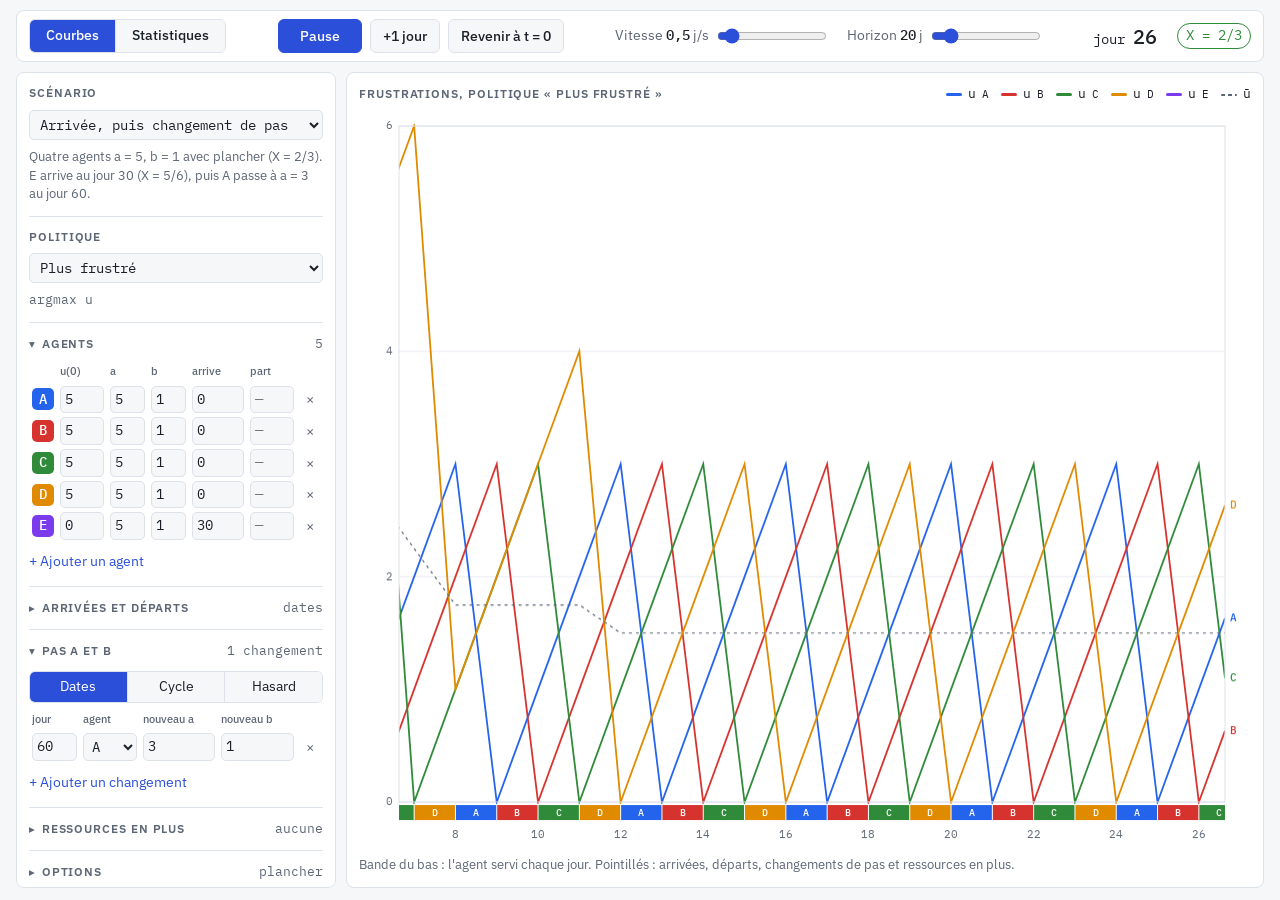
<file: archive/Simulateur de frustration(10).html>
<!DOCTYPE html>
<html lang="fr">
<head>
<meta charset="utf-8">
<meta name="viewport" content="width=device-width, initial-scale=1">
<title>Simulateur de frustration</title>
<link rel="preconnect" href="https://fonts.googleapis.com">
<link rel="stylesheet" href="https://fonts.googleapis.com/css2?family=IBM+Plex+Mono:wght@400;500&family=IBM+Plex+Sans:wght@400;500;600&display=swap">
<style>
/* Un seul écran : barre de lecture en haut, deux onglets. Courbes = réglages à gauche + un grand tracé. Statistiques = quatre petits tracés + tableaux. */
:root {
  --bg: #f6f7f9; --panel: #ffffff; --fg: #1b1f27; --muted: #5d6675; --line: #dde1e8; --grid: #e9ecf1;
  --accent: #2b4fd8; --accent-fg: #ffffff; --event: #b7791f;
  --a0: #2463eb; --a1: #d6332f; --a2: #2f8a3a; --a3: #e08a00; --a4: #7c3aed; --a5: #0f9aa8; --a6: #8b5a2b; --a7: #c2378a;
  --p0: #1b1f27; --p1: #d6332f; --p2: #2463eb; --p3: #2f8a3a; --p4: #7c3aed; --p5: #e08a00; --p6: #0f9aa8; --p7: #c2378a; --p8: #8b5a2b; --p9: #7a8f00; --p10: #64748b;
  --sans: "IBM Plex Sans", system-ui, sans-serif;
  --mono: "IBM Plex Mono", ui-monospace, Menlo, monospace;
}
@media (prefers-color-scheme: dark) { :root:not([data-theme="light"]) {
  --bg: #12151b; --panel: #1a1e26; --fg: #e6e9ef; --muted: #98a1b0; --line: #2c323d; --grid: #242a34;
  --accent: #7d97ff; --accent-fg: #0d1020; --event: #e2a64a;
  --a0: #6f9bff; --a1: #ff6b66; --a2: #5cc66a; --a3: #ffad33; --a4: #a78bfa; --a5: #3cc8d6; --a6: #c9915c; --a7: #f06bbd;
  --p0: #e6e9ef; --p1: #ff6b66; --p2: #6f9bff; --p3: #5cc66a; --p4: #a78bfa; --p5: #ffad33; --p6: #3cc8d6; --p7: #f06bbd; --p8: #c9915c; --p9: #b7cc3a; --p10: #a3b1c6;
  color-scheme: dark } }
:root[data-theme="dark"] {
  --bg: #12151b; --panel: #1a1e26; --fg: #e6e9ef; --muted: #98a1b0; --line: #2c323d; --grid: #242a34;
  --accent: #7d97ff; --accent-fg: #0d1020; --event: #e2a64a;
  --a0: #6f9bff; --a1: #ff6b66; --a2: #5cc66a; --a3: #ffad33; --a4: #a78bfa; --a5: #3cc8d6; --a6: #c9915c; --a7: #f06bbd;
  --p0: #e6e9ef; --p1: #ff6b66; --p2: #6f9bff; --p3: #5cc66a; --p4: #a78bfa; --p5: #ffad33; --p6: #3cc8d6; --p7: #f06bbd; --p8: #c9915c; --p9: #b7cc3a; --p10: #a3b1c6;
  color-scheme: dark }

* { box-sizing: border-box; }
[hidden] { display: none !important; }
html, body { height: 100%; }
body { margin: 0; background: var(--bg); color: var(--fg); font-family: var(--sans); font-size: 14px; line-height: 1.45;
  padding: 10px 16px 12px; overflow: hidden; }
.app { height: 100%; max-width: 1900px; margin: 0 auto; display: flex; flex-direction: column; gap: 10px; }

.panel { background: var(--panel); border: 1px solid var(--line); border-radius: 8px; padding: 12px; min-width: 0; }
.label { font-size: 0.72rem; text-transform: uppercase; letter-spacing: 0.08em; color: var(--muted); font-weight: 600; }
.hint { color: var(--muted); font-size: 0.8rem; margin: 0; }
.law { font-family: var(--mono); }
.row { display: flex; flex-wrap: wrap; gap: 8px; align-items: center; }
.group { display: grid; gap: 8px; min-width: 0; }

select, input[type=number], input[type=text] { font: inherit; font-family: var(--mono); color: var(--fg); background: var(--bg);
  border: 1px solid var(--line); border-radius: 5px; padding: 4px 6px; min-width: 0; width: 100%; }
input[type=range] { width: 100%; accent-color: var(--accent); margin: 0; }
:focus-visible { outline: 2px solid var(--accent); outline-offset: 1px; }

.btn { font: inherit; font-weight: 500; padding: 6px 12px; border-radius: 6px; border: 1px solid var(--line);
  background: var(--bg); color: var(--fg); cursor: pointer; }
.btn.primary { background: var(--accent); color: var(--accent-fg); border-color: var(--accent); min-width: 84px; }
.btn:hover { filter: brightness(0.97); }
.link { font: inherit; font-size: 0.85rem; color: var(--accent); background: none; border: 0; padding: 2px 0; cursor: pointer; justify-self: start; }
.link:hover { text-decoration: underline; }
.link:disabled { color: var(--muted); cursor: default; text-decoration: none; }

.seg { display: flex; border: 1px solid var(--line); border-radius: 6px; overflow: hidden; }
.seg button { flex: 1; font: inherit; font-size: 0.85rem; padding: 5px 8px; border: 0; background: var(--bg); color: var(--fg); cursor: pointer; }
.seg button + button { border-left: 1px solid var(--line); }
.seg button[aria-pressed="true"], .seg button[aria-selected="true"] { background: var(--accent); color: var(--accent-fg); }

/* Barre du haut */
.bar { display: flex; flex-wrap: wrap; gap: 8px 20px; align-items: center; justify-content: space-between; padding: 8px 12px; }
.tabs button { padding: 6px 16px; font-weight: 500; }
.knob { display: grid; grid-template-columns: auto 110px; gap: 2px 8px; align-items: center; font-size: 0.85rem; color: var(--muted); white-space: nowrap; }
.knob b { font-family: var(--mono); font-weight: 500; color: var(--fg); }
.clock { font-family: var(--mono); font-variant-numeric: tabular-nums; }
.clock b { font-size: 1.25rem; font-weight: 500; display: inline-block; min-width: 3ch; }
.load { font-family: var(--mono); font-size: 0.85rem; padding: 2px 8px; border-radius: 999px; border: 1px solid var(--line); }
.load.over { color: var(--a1); border-color: currentColor; }
.load.under { color: var(--a2); border-color: currentColor; }
.load.crit { color: var(--event); border-color: currentColor; }

/* Vues */
.view { flex: 1; min-height: 0; }
#v-courbes { display: grid; grid-template-columns: 320px minmax(0, 1fr); gap: 10px; }
.side { overflow-y: auto; display: flex; flex-direction: column; padding: 0 12px; }
.side > * { padding: 12px 0; }
.side > * + * { border-top: 1px solid var(--line); }
.stage { display: flex; flex-direction: column; gap: 8px; min-height: 0; }
.stage .chartbox { flex: 1; min-height: 0; }
#v-stats { overflow-y: auto; display: grid; gap: 10px; align-content: start; }

/* Sections repliables */
.fold > summary { list-style: none; cursor: pointer; display: flex; align-items: baseline; justify-content: space-between; gap: 8px; border-radius: 4px; }
.fold > summary::-webkit-details-marker { display: none; }
.fold > summary .label::before { content: "▸"; display: inline-block; width: 1.1em; }
.fold[open] > summary .label::before { content: "▾"; }
.fold > summary .sum { font-family: var(--mono); font-size: 0.8rem; color: var(--muted); }
.fold > .group { margin-top: 10px; }

.tablewrap { overflow-x: auto; }
table.edit { width: 100%; border-collapse: collapse; font-variant-numeric: tabular-nums; }
table.edit th { font-size: 0.7rem; color: var(--muted); font-weight: 500; text-align: left; padding: 0 3px 4px; white-space: nowrap; }
table.edit td { padding: 2px 3px; }
table.edit input, table.edit select { padding: 3px 4px; font-size: 0.85rem; }
table.edit select { min-width: 54px; }
table.edit input[type=number] { appearance: textfield; -moz-appearance: textfield; }
table.edit input::-webkit-inner-spin-button, table.edit input::-webkit-outer-spin-button { -webkit-appearance: none; margin: 0; }
.chip { display: inline-flex; align-items: center; justify-content: center; width: 22px; height: 22px; border-radius: 5px;
  font-family: var(--mono); font-weight: 500; color: var(--accent-fg); font-size: 0.85rem; }
.x { font: inherit; border: 0; background: none; color: var(--muted); cursor: pointer; padding: 2px 6px; border-radius: 4px; }
.x:hover { color: var(--fg); background: var(--bg); }

.params { display: flex; flex-wrap: wrap; gap: 6px 14px; font-size: 0.85rem; align-items: center; }
.params label { display: inline-flex; align-items: center; gap: 6px; white-space: nowrap; }
.params input { width: 58px; }
.pair { display: grid; grid-template-columns: minmax(0, 1fr) minmax(0, 1fr); gap: 6px; }
.toggle { display: flex; gap: 8px; align-items: center; cursor: pointer; }
.toggle input { accent-color: var(--accent); width: 16px; height: 16px; margin: 0; }

/* Tracés */
.chartbox { position: relative; width: 100%; }
.chartbox.mid { height: clamp(180px, 26vh, 340px); }
canvas { position: absolute; inset: 0; display: block; width: 100%; height: 100%; }
.chead { display: flex; gap: 8px 14px; align-items: center; justify-content: space-between; flex-wrap: wrap; }
.chead select { width: auto; max-width: 100%; }
.legend { display: flex; flex-wrap: wrap; gap: 4px 12px; font-family: var(--mono); font-size: 0.8rem; }
.legend span { display: inline-flex; align-items: center; gap: 6px; }
.legend i { width: 16px; height: 3px; border-radius: 2px; display: inline-block; }
.legend i.dash { background: repeating-linear-gradient(90deg, var(--muted) 0 4px, transparent 4px 7px); height: 2px; }
.duo { display: grid; grid-template-columns: minmax(0, 1fr) minmax(0, 1fr); gap: 10px; }
.duo > .panel { display: grid; gap: 8px; align-content: start; }

.statbar { display: flex; flex-wrap: wrap; gap: 8px 12px; align-items: center; padding: 8px 12px; }
.statbar select { width: auto; }
.statbar .sep { width: 1px; align-self: stretch; background: var(--line); margin: 0 4px; }
.chips { display: flex; flex-wrap: wrap; gap: 6px; }
.pchip { font: inherit; font-size: 0.85rem; display: inline-flex; align-items: center; gap: 6px; padding: 3px 10px; border-radius: 999px;
  border: 1px solid var(--line); background: var(--bg); color: var(--muted); cursor: pointer; }
.pchip i { width: 12px; height: 3px; border-radius: 2px; display: block; opacity: 0.35; }
.pchip[aria-pressed="true"] { color: var(--fg); border-color: var(--muted); background: var(--panel); }
.pchip[aria-pressed="true"] i { opacity: 1; }

table.res { border-collapse: collapse; width: 100%; font-variant-numeric: tabular-nums; font-family: var(--mono); font-size: 0.85rem; }
table.res th { font-family: var(--sans); font-size: 0.75rem; font-weight: 500; color: var(--muted); text-align: right; padding: 4px 8px; border-bottom: 1px solid var(--line); white-space: nowrap; }
table.res th:first-child, table.res td:first-child { text-align: left; }
table.res td { text-align: right; padding: 4px 8px; border-bottom: 1px solid var(--grid); white-space: nowrap; }
table.res td.best { font-weight: 500; color: var(--accent); }

/* Écran étroit ou bas : la page défile normalement, le tracé passe avant les réglages */
@media (max-width: 900px), (max-height: 540px) {
  html, body { height: auto; }
  body { overflow: visible; }
  .app { height: auto; }
  .bar { position: sticky; top: 0; z-index: 5; }
  #v-courbes { grid-template-columns: minmax(0, 1fr); }
  .side { overflow: visible; order: 2; }
  .stage .chartbox { flex: none; height: 320px; }
  #v-stats { overflow: visible; }
  .duo { grid-template-columns: minmax(0, 1fr); }
}
@media (prefers-reduced-motion: reduce) { * { transition: none !important; } }
</style>
</head>
<body>
<div class="app">

  <div class="panel bar">
    <div class="seg tabs" role="tablist" aria-label="Vue">
      <button type="button" role="tab" id="tab-courbes" aria-controls="v-courbes" aria-selected="true">Courbes</button>
      <button type="button" role="tab" id="tab-stats" aria-controls="v-stats" aria-selected="false">Statistiques</button>
    </div>
    <div class="row">
      <button class="btn primary" id="play" type="button">Pause</button>
      <button class="btn" id="step" type="button">+1 jour</button>
      <button class="btn" id="reset" type="button">Revenir à t = 0</button>
    </div>
    <div class="row" style="gap: 8px 20px">
      <label class="knob" for="speed"><span>Vitesse <b id="speedval">0,5</b> j/s</span>
        <input type="range" id="speed" min="0.25" max="4" step="0.25" value="0.5"></label>
      <label class="knob" for="win"><span>Horizon <b id="winval">20</b> j</span>
        <input type="range" id="win" min="10" max="90" step="5" value="20"></label>
    </div>
    <div class="row">
      <span class="clock">jour <b id="tnow">0</b></span>
      <span class="load" id="load">X = 1</span>
      <span class="load" id="rescount" hidden></span>
      <span class="load" id="adamode" hidden></span>
    </div>
  </div>

  <!-- Onglet Courbes -->
  <div class="view" id="v-courbes" role="tabpanel" aria-labelledby="tab-courbes">
    <aside class="panel side" aria-label="Réglages">
      <div class="group">
        <label class="label" for="preset">Scénario</label>
        <select id="preset"></select>
        <p class="hint" id="presethint"></p>
        <button class="link" id="reroll" type="button">Refaire le tirage au sort</button>
      </div>

      <div class="group">
        <label class="label" for="focus">Politique</label>
        <select id="focus"></select>
        <p class="hint law" id="focuslaw"></p>
        <div class="group" id="motbox" hidden>
          <label class="hint" for="word">Mot imposé, répété en boucle</label>
          <input type="text" id="word" value="BCABCBCABC" spellcheck="false" autocomplete="off">
        </div>
        <div class="group" id="mixbox" hidden>
          <span class="hint">Politique mixte : poids entre deux scores</span>
          <div class="pair">
            <select id="mixp" aria-label="Première politique du mélange"></select>
            <select id="mixq" aria-label="Seconde politique du mélange"></select>
          </div>
          <input type="range" id="mixw" min="0" max="100" step="5" value="50" aria-label="Poids de la première politique">
          <p class="hint law" id="mixhint"></p>
        </div>
      </div>

      <details class="fold" id="f-agents" open>
        <summary><span class="label">Agents</span><span class="sum" id="sum-agents"></span></summary>
        <div class="group">
          <div class="tablewrap"><table class="edit">
            <thead><tr id="agentshead"></tr></thead>
            <tbody id="agents"></tbody>
          </table></div>
          <button class="link" id="addagent" type="button">+ Ajouter un agent</button>
        </div>
      </details>

      <details class="fold" id="f-pres">
        <summary><span class="label">Arrivées et départs</span><span class="sum" id="sum-pres"></span></summary>
        <div class="group">
          <div class="seg" role="group" aria-label="Arrivées et départs" id="presmode">
            <button type="button" data-v="dates">Dates</button>
            <button type="button" data-v="cycle">Cycle</button>
            <button type="button" data-v="hasard">Hasard</button>
          </div>
          <div class="params" id="presparams">
            <label for="pon"><span id="ponlab">présent</span> <input type="number" id="pon" min="1" step="1"> j</label>
            <label for="poff"><span id="pofflab">absent</span> <input type="number" id="poff" min="1" step="1"> j</label>
          </div>
          <p class="hint" id="preshint"></p>
        </div>
      </details>

      <details class="fold" id="f-pas">
        <summary><span class="label">Pas a et b</span><span class="sum" id="sum-pas"></span></summary>
        <div class="group">
          <div class="seg" role="group" aria-label="Pas a et b" id="pasmode">
            <button type="button" data-v="fixe">Dates</button>
            <button type="button" data-v="cycle">Cycle</button>
            <button type="button" data-v="hasard">Hasard</button>
          </div>
          <div class="group" id="pasfixe">
            <div class="tablewrap"><table class="edit">
              <thead><tr><th>jour</th><th>agent</th><th>nouveau a</th><th>nouveau b</th><th></th></tr></thead>
              <tbody id="changes"></tbody>
            </table></div>
            <button class="link" id="addchange" type="button">+ Ajouter un changement</button>
          </div>
          <div class="params" id="pasparams">
            <label for="pev"><span id="pevlab">tous les</span> <input type="number" id="pev" min="1" step="1"> j</label>
            <label for="pamp">amplitude <input type="number" id="pamp" min="1" step="1"></label>
          </div>
          <p class="hint" id="pashint"></p>
        </div>
      </details>

      <details class="fold" id="f-boost">
        <summary><span class="label">Ressources en plus</span><span class="sum" id="sum-boost"></span></summary>
        <div class="group">
          <label class="toggle"><input type="checkbox" id="auto"> Automatiques</label>
          <p class="hint">Chaque matin, si un agent sans marge ne peut plus retomber à 0 à temps, le plus pressé d'entre eux reçoit un service de plus. Chaque politique dépense les siennes.</p>
          <div class="tablewrap"><table class="edit">
            <thead><tr><th>jour</th><th>agent</th><th></th></tr></thead>
            <tbody id="boosts"></tbody>
          </table></div>
          <button class="link" id="addboost" type="button">+ Ajouter une ressource à la main</button>
          <p class="hint">Au matin du jour choisi, la frustration de l'agent baisse de a : on voit une chute verticale sur le tracé.</p>
        </div>
      </details>

      <details class="fold" id="f-opts">
        <summary><span class="label">Options</span><span class="sum" id="sum-opts"></span></summary>
        <div class="group">
          <label class="toggle"><input type="checkbox" id="floor"> Plancher à 0</label>
          <label class="toggle"><input type="checkbox" id="mean" checked> Tracer la moyenne ū</label>
          <label class="toggle"><input type="checkbox" id="whole"> Tout l'historique au lieu de l'horizon</label>
          <span class="hint">Règle d'égalité</span>
          <div class="seg" role="group" aria-label="Règle d'égalité" id="tie">
            <button type="button" data-v="fixe">Fixe</button>
            <button type="button" data-v="tournante">Tourniquet</button>
            <button type="button" data-v="aleatoire">Aléatoire</button>
          </div>
          <p class="hint" id="tiehint"></p>
        </div>
      </details>
    </aside>

    <section class="panel stage">
      <div class="chead">
        <span class="label" id="maintitle">Frustrations</span>
        <div class="legend" id="legend"></div>
      </div>
      <div class="chartbox"><canvas id="main" aria-label="Frustration de chaque agent sur l'horizon affiché"></canvas></div>
      <p class="hint">Bande du bas : l'agent servi chaque jour. Pointillés : arrivées, départs, changements de pas et ressources en plus.</p>
    </section>
  </div>

  <!-- Onglet Statistiques -->
  <div class="view" id="v-stats" role="tabpanel" aria-labelledby="tab-stats" hidden>
    <div class="panel statbar">
      <label class="label" for="focus2">Politique affichée</label>
      <select id="focus2"></select>
      <span class="sep"></span>
      <span class="label">Comparer</span>
      <div class="chips" id="chips"></div>
    </div>

    <div class="duo">
      <div class="panel">
        <div class="chead"><span class="label" id="minititle">Frustrations</span></div>
        <div class="chartbox mid"><canvas id="mini" aria-label="Frustration de chaque agent, vue réduite"></canvas></div>
      </div>
      <div class="panel">
        <div class="chead"><span class="label" id="c3title">Moyenne par agent depuis t = 0</span></div>
        <div class="chartbox mid"><canvas id="c3" aria-label="Frustration moyenne de chaque agent depuis le début"></canvas></div>
      </div>
      <div class="panel">
        <div class="chead"><label class="label" for="m1">Équité</label><select id="m1"></select></div>
        <div class="chartbox mid"><canvas id="c1" aria-label="Comparaison des politiques, indicateur d'équité"></canvas></div>
      </div>
      <div class="panel">
        <div class="chead"><label class="label" for="m2">Efficacité</label><select id="m2"></select></div>
        <div class="chartbox mid"><canvas id="c2" aria-label="Comparaison des politiques, indicateur d'efficacité"></canvas></div>
      </div>
      <div class="panel">
        <span class="label" id="poltitle">Politiques</span>
        <div class="tablewrap"><table class="res" id="polres"></table></div>
      </div>
      <div class="panel">
        <span class="label" id="agtitle">Agents</span>
        <div class="tablewrap"><table class="res" id="agres"></table></div>
      </div>
    </div>
  </div>
</div>

<script>
const NAMES = "ABCDEFGH";
const EPS = 1e-9;
const $ = id => document.getElementById(id);
const cssCache = new Map();
const css = name => {
  let v = cssCache.get(name);
  if (v === undefined) { v = getComputedStyle(document.documentElement).getPropertyValue(name).trim(); cssCache.set(name, v); }
  return v;
};
const acol = i => css("--a" + (i % 8));
const pcol = k => css("--p" + POLS[k].c);
const fmt = x => {
  if (x === null || !isFinite(x)) return "—";
  const r = Math.round(x * 100) / 100;
  return (Object.is(r, -0) ? 0 : r).toString().replace(".", ",");
};

/* ---------------- Politiques ---------------- */
const POLS = [
  { id: "u",   c: 0, name: "Plus frustré",    law: "argmax u",                  expr: "u" },
  { id: "ut",  c: 8, name: "Plus frustré + tourniquet", law: "argmax u ; 1re égalité : A, 2e : B, 3e : C…" },
  { id: "esc", c: 9, name: "Vers l'escalier", law: "agents sans marge servis juste à temps ; sinon le plus frustré de ceux qui ont de la marge" },
  { id: "ada", c: 10, name: "Adaptative", law: "escalier possible : Vers l'escalier ; sinon Retard pondéré si 0,875 ≤ X ≤ 1, Plus frustré ailleurs" },
  { id: "aw",  c: 1, name: "Anti-gaspillage", law: "argmax u − max(0, a − u)",  expr: "u − max(0, a − u)" },
  { id: "ub",  c: 2, name: "Âge",             law: "argmax u / b",              expr: "u / b" },
  { id: "uc",  c: 3, name: "Retard pondéré",  law: "argmax u / c",              expr: "u / c" },
  { id: "lag", c: 4, name: "Plus en retard",  law: "argmax Σ x − N",            expr: "Σ x − N" },
  { id: "rr",  c: 5, name: "Tourniquet",      law: "A, B, C, …" },
  { id: "mot", c: 6, name: "Mot imposé",      law: "" },
  { id: "mix", c: 7, name: "Mixte",           law: "" },
];
const polIndex = id => POLS.findIndex(p => p.id === id);
const TIE_HINTS = {
  fixe: "En cas d'égalité, on sert le premier dans l'ordre A, B, C… « Plus frustré + tourniquet » garde sa propre règle.",
  tournante: "En cas d'égalité, on sert le premier ex æquo après le dernier agent choisi ainsi. « Plus frustré + tourniquet » garde sa propre règle.",
  aleatoire: "En cas d'égalité, tirage au sort. « Plus frustré + tourniquet » garde sa propre règle."
};
const PRES_HINTS = {
  dates: "Chaque agent arrive et part aux jours indiqués dans le tableau des agents.",
  cycle: "Chaque agent est présent puis absent, en boucle. Les agents sont décalés les uns des autres. À chaque retour il repart de u(0).",
  hasard: "Chaque jour, un agent présent peut partir et un absent revenir. À chaque retour il repart de u(0)."
};
const PAS_HINTS = {
  fixe: "",
  cycle: "À tour de rôle, un agent voit son a augmenter de l'amplitude pendant une période, puis revient à ses valeurs. Au tour suivant c'est son b.",
  hasard: "De temps en temps, un agent tiré au sort reçoit de nouveaux a et b, à ± l'amplitude de ses valeurs de départ."
};

/* ---------------- Scénarios ---------------- */
const PRESETS = {
  diapo: { g: 0,
    name: "Trois agents, a = (4, 2, 2), b = 1",
    hint: "L'exemple des diapositives : départ (2, 2, 2), plancher. Le mot imposé ramène tout le monde dans [0, 2].",
    floor: true, tie: "fixe", word: "BCABCBCABC", show: ["u", "ut", "aw", "rr", "mot"], focus: "aw",
    agents: [[2, 4, 1, 0, null], [2, 2, 1, 0, null], [2, 2, 1, 0, null]], changes: []
  },
  arrivee: { g: 0,
    name: "Arrivée, puis changement de pas",
    hint: "Quatre agents a = 5, b = 1 avec plancher (X = 2/3). E arrive au jour 30 (X = 5/6), puis A passe à a = 3 au jour 60.",
    floor: true, tie: "fixe", show: ["u", "ut", "aw", "ub", "rr"], focus: "u",
    agents: [[5, 5, 1, 0, null], [5, 5, 1, 0, null], [5, 5, 1, 0, null], [5, 5, 1, 0, null], [0, 5, 1, 30, null]],
    changes: [[60, 0, 3, 1]]
  },
  surcharge: { g: 0,
    name: "Surcharge, puis un départ",
    hint: "Quatre agents a = 2, b = 1 : X = 4/3, la frustration dérive. D part au jour 40 : X = 1, la dérive s'arrête.",
    floor: true, tie: "fixe", show: ["u", "aw", "ub", "lag"], focus: "u",
    agents: [[0, 2, 1, 0, null], [0, 2, 1, 0, null], [0, 2, 1, 0, null], [0, 2, 1, 0, 40]], changes: []
  },
  flux: { g: 0,
    name: "Flux d'agents",
    hint: "Six agents hétérogènes qui arrivent et partent à des dates différentes, avec plancher. La charge X change à chaque événement.",
    floor: true, tie: "tournante", show: ["u", "ada", "aw", "ub", "lag", "rr"], focus: "u",
    agents: [[0, 3, 1, 0, null], [2, 2, 1, 0, 50], [0, 4, 1, 10, 80], [0, 1, 1, 25, null], [0, 5, 2, 45, 100], [0, 2, 1, 70, null]],
    changes: []
  },
  utilites: { g: 0,
    name: "Pas qui changent",
    hint: "Trois agents a = 2, b = 1 avec plancher. B attend deux fois plus mal du jour 20 au jour 50 (b = 2) ; C est servi plus fort à partir du jour 35 (a = 4).",
    floor: true, tie: "fixe", show: ["u", "aw", "ub", "uc"], focus: "u",
    agents: [[1, 2, 1, 0, null], [1, 2, 1, 0, null], [1, 2, 1, 0, null]],
    changes: [[20, 1, 2, 2], [50, 1, 2, 1], [35, 2, 4, 1]]
  },
  deux: { g: 0,
    name: "Deux agents (2, 1) et (1, 1), sans plancher",
    hint: "Le modèle relaxé : ABBAB se répète et les deux frustrations descendent à la même vitesse, −1/5 par jour.",
    floor: false, tie: "fixe", show: ["u", "ub", "rr"], focus: "u",
    agents: [[0, 2, 1, 0, null], [0, 1, 1, 0, null]], changes: []
  },
  hetero: { g: 0,
    name: "Hétérogènes, X ≈ 0,82",
    hint: "A (2, 1), B (4, 1), C (5, 2), départ à 3 pour tous, plancher.",
    floor: true, tie: "fixe", show: ["u", "aw", "ub", "uc"], focus: "aw",
    agents: [[3, 2, 1, 0, null], [3, 4, 1, 0, null], [3, 5, 2, 0, null]], changes: []
  },
  escalier: { g: 0,
    name: "Escalier, 4 agents",
    hint: "Quatre agents a = 3, b = 1, départ (0, 1, 2, 3). Le plus frustré retombe à 0, les autres montent d'une marche : tourniquet de période 4, sans gaspillage. Avec n agents, il faut a = n − 1. Mets tous les u(0) à 0 : l'escalier s'installe en 4 jours.",
    floor: true, tie: "fixe", show: ["u", "ut", "ub", "rr"], focus: "u",
    agents: [[0, 3, 1, 0, null], [1, 3, 1, 0, null], [2, 3, 1, 0, null], [3, 3, 1, 0, null]], changes: []
  },
  entrer: { g: 0,
    name: "Entrer dans l'escalier",
    hint: "A (a = 4) a de la marge ; B, C, D (a = 3) n'en ont pas. Départ (1, 2, 2, 2), somme 7. « Plus frustré » reste bloqué à 7. « Vers l'escalier » fait attendre A pour le servir à 4 pile et entre dans l'escalier (somme 6) au jour 19.",
    floor: true, tie: "fixe", show: ["u", "esc"], focus: "esc", m2: "exces",
    agents: [[1, 4, 1, 0, null], [2, 3, 1, 0, null], [2, 3, 1, 0, null], [2, 3, 1, 0, null]], changes: []
  },
  entrerplus: { g: 0,
    name: "Entrer dans l'escalier, ressources automatiques",
    hint: "Le même départ, avec les ressources automatiques. Au matin du jour 0, B reçoit un service de plus (chute verticale) : une seule ressource, et l'escalier tient dès le jour 1 avec « Plus frustré » comme avec « Vers l'escalier ». « Tourniquet » en dépense 3.",
    floor: true, tie: "fixe", show: ["u", "esc", "rr"], focus: "u", m2: "res", auto: true,
    agents: [[1, 4, 1, 0, null], [2, 3, 1, 0, null], [2, 3, 1, 0, null], [2, 3, 1, 0, null]], changes: []
  },
  ressource: { g: 0,
    name: "Une ressource en plus",
    hint: "Deux agents a = b = 1, départ (0, 2) : ils oscillent entre 0 et 2. Au jour 10, B reçoit un service de plus, et ils oscillent ensuite entre 0 et 1.",
    floor: true, tie: "tournante", show: ["u", "ut", "rr"], focus: "u",
    agents: [[0, 1, 1, 0, null], [2, 1, 1, 0, null]], changes: [], boosts: [[10, 1]]
  },
  prescycle: { g: 1,
    name: "Présences cycliques",
    hint: "Quatre agents a = 2, b = 1, chacun présent 20 jours puis absent 10, en décalé. Ils sont deux ou trois à la fois : X alterne entre 2/3 et 1.",
    floor: true, tie: "fixe", show: ["u", "aw", "ub", "lag"], focus: "u",
    agents: [[0, 2, 1, 0, null], [0, 2, 1, 0, null], [0, 2, 1, 0, null], [0, 2, 1, 0, null]], changes: [],
    pres: { mode: "cycle", on: 20, off: 10 }
  },
  preshasard: { g: 1,
    name: "Présences au hasard",
    hint: "Six agents hétérogènes. Séjour moyen de 20 jours, absence moyenne de 20 jours : X vaut 0,95 en moyenne mais bouge sans cesse.",
    floor: true, tie: "tournante", show: ["u", "ada", "aw", "ub", "lag"], focus: "u",
    agents: [[0, 3, 1, 0, null], [0, 2, 1, 0, null], [0, 4, 1, 0, null], [0, 1, 1, 0, null], [0, 5, 2, 0, null], [0, 2, 1, 0, null]], changes: [],
    pres: { mode: "hasard", on: 20, off: 20 }
  },
  pascycle: { g: 1,
    name: "Pas cycliques",
    hint: "Trois agents a = 2, b = 1 (X = 1). Tous les 10 jours, un agent à tour de rôle passe à a = 4 (X < 1), puis au tour suivant à b = 3 (X > 1).",
    floor: true, tie: "fixe", show: ["u", "aw", "ub", "uc"], focus: "u",
    agents: [[1, 2, 1, 0, null], [1, 2, 1, 0, null], [1, 2, 1, 0, null]], changes: [],
    pas: { mode: "cycle", every: 10, amp: 2 }
  },
  pashasard: { g: 1,
    name: "Pas au hasard",
    hint: "Trois agents (4, 1), (4, 1), (4, 2), X = 11/15 au départ. Tous les 12 jours en moyenne, l'un d'eux tire de nouveaux a et b à ± 1.",
    floor: true, tie: "fixe", show: ["u", "aw", "ub", "uc"], focus: "u",
    agents: [[1, 4, 1, 0, null], [1, 4, 1, 0, null], [1, 4, 2, 0, null]], changes: [],
    pas: { mode: "hasard", every: 12, amp: 1 }
  },
  touthasard: { g: 1,
    name: "Tout au hasard",
    hint: "Cinq agents qui vont et viennent, et dont les pas changent au hasard. La politique mixte est dans la comparaison.",
    floor: true, tie: "tournante", show: ["u", "ada", "ub", "lag", "mix"], focus: "u",
    agents: [[0, 3, 1, 0, null], [0, 2, 1, 0, null], [0, 4, 1, 0, null], [0, 3, 2, 0, null], [0, 2, 1, 0, null]], changes: [],
    pres: { mode: "hasard", on: 20, off: 20 }, pas: { mode: "hasard", every: 15, amp: 1 }
  },
};
const PRESET_GROUPS = ["Exemples", "Cycles et hasard"];

const cfg = { floor: true, tie: "fixe", word: "BCABCBCABC", mean: true, whole: false, win: 20, speed: 0.5, seed: 1,
  agents: [], changes: [],
  boosts: [],                                    // ressources en plus : [jour, agent]
  auto: false,                                   // ressources automatiques
  pres: { mode: "dates", on: 20, off: 10 },      // arrivées et départs
  pas: { mode: "fixe", every: 10, amp: 2 },      // changements de a et b
  mix: { p: "u", q: "lag", w: 50 },              // politique mixte : w % de p, le reste de q
  show: new Set(["u"]), focus: "u", m1: "ecart", m2: "moy" };

/* ---------------- Indicateurs ---------------- */
const METRICS = {
  ecart:  { g: 1, name: "écart max − min du jour", f: (S, t) => S.day[t].ecart },
  ecartm: { g: 1, name: "écart moyen depuis t = 0", f: (S, t) => S.cum[t].ecart / (t + 1) },
  max:    { g: 1, name: "max du jour", f: (S, t) => S.day[t].max },
  maxm:   { g: 1, name: "max moyen depuis t = 0", f: (S, t) => S.cum[t].max / (t + 1) },
  moy:    { g: 2, name: "moyenne ū du jour", f: (S, t) => S.day[t].moy },
  moym:   { g: 2, name: "ū moyen depuis t = 0", f: (S, t) => S.cum[t].moy / (t + 1) },
  somme:  { g: 2, name: "somme Σ u du jour", f: (S, t) => S.day[t].somme },
  phi:    { g: 2, name: "Φ = Σ u / c du jour", f: (S, t) => S.day[t].phi },
  gaspi:  { g: 2, name: "gaspillage cumulé", f: (S, t) => S.cum[t].gaspi },
  exces:  { g: 2, name: "excès sur l'escalier", f: (S, t) => S.day[t].exces },
  res:    { g: 2, name: "ressources en plus, cumul", f: (S, t) => S.cum[t].res },
};

/* ---------------- Le monde : qui est là, avec quels pas, jour par jour ----------------
   Calculé une seule fois et partagé par toutes les politiques, pour qu'elles vivent les mêmes événements. */
function mulberry(seed) { return () => { seed |= 0; seed = seed + 0x6D2B79F5 | 0; let t = Math.imul(seed ^ seed >>> 15, 1 | seed);
  t = t + Math.imul(t ^ t >>> 7, 61 | t) ^ t; return ((t ^ t >>> 14) >>> 0) / 4294967296; }; }

let W = null;
function newWorld() {
  const n = cfg.agents.length;
  return { n, pres: [], a: [], b: [], boost: [], ev: [], nev: 0, here: Array(n).fill(false),
    ca: cfg.agents.map(r => r[1]), cb: cfg.agents.map(r => r[2]), rng: mulberry(9001 + 7919 * cfg.seed) };
}
function stepWorld() {
  const t = W.pres.length, n = W.n, ev = [], P = cfg.pres, Q = cfg.pas, per = P.on + P.off;
  // présences
  for (let i = 0; i < n; i++) {
    const r = cfg.agents[i], was = W.here[i]; let now;
    if (P.mode === "cycle") now = (t + Math.round(i * per / n)) % per < P.on;
    else if (P.mode === "hasard") { const x = W.rng(); now = t === 0 ? x < P.on / per : was ? x >= 1 / P.on : x < 1 / P.off; }
    else now = t >= r[3] && (r[4] === null || t < r[4]);
    if (t > 0 && now !== was) ev.push(`${NAMES[i]} ${now ? "arrive" : "part"}`);
    W.here[i] = now;
  }
  if (t === 0 && P.mode === "hasard" && !W.here.includes(true)) W.here[0] = true;
  // pas
  const set = (i, na, nb) => {
    if (i >= n || (W.ca[i] === na && W.cb[i] === nb)) return;
    W.ca[i] = na; W.cb[i] = nb; ev.push(`${NAMES[i]} : a = ${fmt(na)}, b = ${fmt(nb)}`);
  };
  if (Q.mode === "fixe") { for (const [d, i, na, nb] of cfg.changes) if (d === t) set(i, na, nb); }
  else if (Q.mode === "cycle") {
    if (t > 0 && t % Q.every === 0) {
      const m = t / Q.every;
      if (m >= 2 && n > 1) { const p = (m - 2) % n; set(p, cfg.agents[p][1], cfg.agents[p][2]); }
      const i = (m - 1) % n, onA = Math.floor((m - 1) / n) % 2 === 0;
      set(i, cfg.agents[i][1] + (onA ? Q.amp : 0), cfg.agents[i][2] + (onA ? 0 : Q.amp));
    }
  } else if (t > 0 && W.rng() < 1 / Q.every) {
    const i = Math.floor(W.rng() * n), r = cfg.agents[i];
    const draw = v => { const lo = Math.max(1, v - Q.amp); return lo + Math.floor(W.rng() * (v + Q.amp - lo + 1)); };
    set(i, draw(r[1]), draw(r[2]));
  }
  // ressources en plus (ignorées si l'agent est absent ce jour-là)
  const bo = [];
  for (const [d, i] of cfg.boosts) if (d === t && i < n && W.here[i]) { bo.push(i); ev.push(`${NAMES[i]} : +1 service`); }
  W.pres.push(W.here.slice()); W.a.push(W.ca.slice()); W.b.push(W.cb.slice()); W.boost.push(bo);
  W.ev.push(ev.length ? { lab: ev.join(" · "), row: W.nev++ % 3 } : null);
}
function ensureWorld(T) { while (W.pres.length <= T) stepWorld(); }
function loadAt(t) {
  ensureWorld(t); let X = 0;
  for (let i = 0; i < W.n; i++) if (W.pres[t][i]) X += W.b[t][i] / (W.a[t][i] + W.b[t][i]);
  return X;
}
function fracStr(x) {
  for (let q = 1; q <= 60; q++) { const p = Math.round(x * q); if (Math.abs(p / q - x) < 1e-9) return q === 1 ? `${p}` : `${p}/${q}`; }
  return fmt(x);
}

/* ---------------- Simulation d'une politique ---------------- */
function newSim(pid, k) {
  const n = cfg.agents.length;
  return { pid, k, n, a: null, b: null, cur: Array(n).fill(null), u: [], out: [], pre: [], served: [], waste: [],
    N: Array(n).fill(0), E: Array(n).fill(0), lag: [],            // services reçus, services dus, retard jour par jour
    su: Array(n).fill(0), sn: Array(n).fill(0), mu: [],           // moyenne cumulée de u par agent
    rot: 0, rr: 0, wk: 0, tk: 0, mode: null, modes: [], rng: mulberry(1234 + 97 * POLS[k].c + 31 * (cfg.seed - 1)), day: [], cum: [] };
}
const SCORE = {
  u:   (S, i) => S.cur[i],
  aw:  (S, i) => S.cur[i] - (cfg.floor ? Math.max(0, S.a[i] - S.cur[i]) : 0),
  ub:  (S, i) => S.cur[i] / S.b[i],
  uc:  (S, i) => S.cur[i] / (S.a[i] + S.b[i]),
  lag: (S, i) => S.E[i] - S.N[i],
};
function choose(S, pres) {
  const n = S.n;
  if (S.pid === "rr") {
    for (let d = 0; d < n; d++) { const i = (S.rr + d) % n; if (pres.includes(i)) { S.rr = i + 1; return i; } }
  }
  if (S.pid === "mot") {
    const w = cfg.word.toUpperCase().replace(/[^A-H]/g, "");
    if (w.length) { const i = NAMES.indexOf(w[S.wk % w.length]); S.wk++; if (pres.includes(i)) return i; }
  }
  if (S.pid === "ut") {
    let M = -Infinity; for (const i of pres) M = Math.max(M, S.cur[i]);
    const cand = pres.filter(i => S.cur[i] >= M - EPS);
    if (cand.length === 1) return cand[0];
    const p = S.tk++ % n;       // si cet agent n'est pas ex æquo, on prend le suivant qui l'est
    return cand.reduce((best, i) => ((i - p + n) % n) < ((best - p + n) % n) ? i : best);
  }
  // Adaptative : la règle du jour dépend de la charge X des agents présents (elle change avec les arrivées, les départs et les pas).
  let pid = S.pid;
  if (pid === "ada") {
    const m = pres.length; let X = 0; for (const i of pres) X += S.b[i] / (S.a[i] + S.b[i]);
    const escalier = pres.every(i => S.a[i] >= (m - 1) * S.b[i] - EPS);      // chacun peut retomber à 0 après un tour complet
    pid = S.mode = escalier ? "esc" : X >= 0.875 && X <= 1 + EPS ? "uc" : "u";
  }
  let score;
  if (pid === "esc") {
    // Agent « critique » : son a couvre tout juste un tour complet d'attente, a = (n − 1)·b. Les autres ont de la marge.
    // delai = nombre de jours qu'un critique peut encore attendre en retombant à 0 quand on le servira.
    const m = pres.length, C = [], H = [];
    for (const i of pres) (S.a[i] <= (m - 1) * S.b[i] + EPS ? C : H).push(i);
    const delai = i => Math.floor((S.a[i] - S.cur[i]) / S.b[i] + EPS);
    // Les critiques peuvent-ils tous attendre un jour de plus ? Triés par délai, le k-ième doit avoir au moins k jours devant lui.
    const attendre = C.map(delai).sort((x, y) => x - y).every((d, k) => d >= k + 1);
    const pool = H.length && (!C.length || attendre) ? H : C.length ? C : H, crit = pool === C;
    score = i => !pool.includes(i) ? -Infinity : crit ? S.cur[i] - 1e6 * delai(i) : S.cur[i];
  } else
  if (pid === "mix") { const w = cfg.mix.w / 100, f = SCORE[cfg.mix.p], h = SCORE[cfg.mix.q]; score = i => w * f(S, i) + (1 - w) * h(S, i); }
  else { const f = SCORE[pid] || SCORE.u; score = i => f(S, i); }
  let M = -Infinity; for (const i of pres) M = Math.max(M, score(i));
  const cand = pres.filter(i => score(i) >= M - EPS);
  if (cand.length === 1 || cfg.tie === "fixe") return cand[0];
  if (cfg.tie === "aleatoire") return cand[Math.floor(S.rng() * cand.length)];
  const c = cand.reduce((best, i) => ((i - S.rot + n) % n) < ((best - S.rot + n) % n) ? i : best);
  S.rot = (c + 1) % n; return c;
}
function stepSim(S) {
  const t = S.u.length, n = S.n; ensureWorld(t);
  S.a = W.a[t]; S.b = W.b[t];
  const pres = [];
  let out = null;      // agents qui partent ce jour : leur frustration à la sortie, pour le tracé seulement
  for (let i = 0; i < n; i++) {
    if (!W.pres[t][i]) { if (S.cur[i] !== null) (out = out || {})[i] = S.cur[i]; S.cur[i] = null; }
    else { if (S.cur[i] === null) S.cur[i] = cfg.agents[i][0]; pres.push(i); }
  }
  // Ressources en plus, données le matin. pre garde la valeur d'avant, pour tracer la chute verticale.
  let pre = null, w = 0, nres = 0;
  const donner = i => { if (!pre) pre = {}; if (!(i in pre)) pre[i] = S.cur[i];
    const y = S.cur[i] - S.a[i]; if (cfg.floor && y < 0) { w -= y; S.cur[i] = 0; } else S.cur[i] = y; S.N[i]++; nres++; };
  for (const i of W.boost[t]) donner(i);                                   // à la main
  if (cfg.auto && pres.length > 1) {                                       // automatiques
    // Critiques : a = (n − 1)·b, aucune marge. delai = jours qu'un critique peut attendre en retombant encore à 0.
    // Ils sont « rangeables » si, triés par délai, le k-ième (k = 0, 1, …) peut attendre au moins k jours. Sinon le plus pressé reçoit un service.
    const m = pres.length, C = pres.filter(i => S.a[i] <= (m - 1) * S.b[i] + EPS);
    const delai = i => Math.floor((S.a[i] - S.cur[i]) / S.b[i] + EPS);
    for (let k = 0; k < 40 && C.length; k++) {
      if (C.map(delai).sort((x, y) => x - y).every((d, j) => d >= j)) break;
      const i = C.reduce((b, j) => delai(j) < delai(b) || (delai(j) === delai(b) && S.cur[j] > S.cur[b] + EPS) ? j : b);
      if (S.cur[i] <= EPS) break;                                          // rien à retirer : une ressource n'y changerait rien
      donner(i);
    }
  }
  S.u.push(S.cur.slice()); S.out.push(out); S.pre.push(pre);
  S.lag.push(S.E.map((e, i) => e - S.N[i]));
  for (const i of pres) { S.su[i] += S.cur[i]; S.sn[i]++; }
  S.mu.push(S.sn.map((c, i) => c ? S.su[i] / c : null));
  // indicateurs du jour t (état avant le service)
  const vals = pres.map(i => S.cur[i]);
  const marche = pres.map(i => S.b[i]).sort((x, y) => y - x).reduce((p, bb, k) => p + k * bb, 0);   // somme de l'escalier
  const day = vals.length ? { exces: vals.reduce((p, q) => p + q, 0) - marche, max: Math.max(...vals), ecart: Math.max(...vals) - Math.min(...vals),
    somme: vals.reduce((p, q) => p + q, 0), moy: vals.reduce((p, q) => p + q, 0) / vals.length,
    phi: pres.reduce((p, i) => p + S.cur[i] / (S.a[i] + S.b[i]), 0) } : { max: 0, ecart: 0, somme: 0, moy: 0, phi: 0, exces: 0 };
  let s = -1;
  if (pres.length) {
    s = choose(S, pres);
    for (const i of pres) S.E[i] += S.b[i] / (S.a[i] + S.b[i]);
    for (const i of pres) {
      if (i === s) { const y = S.cur[i] - S.a[i]; if (cfg.floor && y < 0) { w -= y; S.cur[i] = 0; } else S.cur[i] = y; }
      else S.cur[i] += S.b[i];
    }
    S.N[s]++;
  }
  S.served.push(s); S.waste.push(w); S.day.push(day); S.modes.push(S.pid === "ada" && pres.length ? S.mode : null);
  const prev = t ? S.cum[t - 1] : { max: 0, ecart: 0, moy: 0, gaspi: 0, res: 0 };
  S.cum.push({ max: prev.max + day.max, ecart: prev.ecart + day.ecart, moy: prev.moy + day.moy, gaspi: prev.gaspi + w, res: prev.res + nres });
}

let sims = [];
let tc = 0;                 // temps continu
function rebuild() { W = newWorld(); sims = POLS.map((p, k) => newSim(p.id, k)); ensure(Math.ceil(tc) + 2); }
function ensure(T) { for (const S of sims) while (S.u.length <= T) stepSim(S); }

/* ---------------- Tracés ---------------- */
let playing = false, lastTs = 0, tab = "courbes", lastDay = -1;
const yView = new Map();    // échelles verticales lissées par tracé

function niceInt(r) { const c = [1, 2, 5, 10, 20, 25, 50, 100, 200, 500, 1000]; return c.find(m => m >= r) || 1000; }
function windowRange() {
  if (cfg.whole) return [0, Math.max(cfg.win, tc)];
  const x1 = Math.max(cfg.win, tc); return [x1 - cfg.win, x1];
}
function setupCanvas(cv) {
  const box = cv.parentElement, dpr = window.devicePixelRatio || 1, Wd = box.clientWidth, H = box.clientHeight;
  if (cv.width !== Math.round(Wd * dpr) || cv.height !== Math.round(H * dpr)) { cv.width = Math.round(Wd * dpr); cv.height = Math.round(H * dpr); }
  const g = cv.getContext("2d"); g.setTransform(dpr, 0, 0, dpr, 0, 0); g.clearRect(0, 0, Wd, H);
  return [g, Wd, H];
}

/* series : [{ color, width, dash, value: t => nombre | null, label }] */
function drawChart(cv, key, series, opts = {}) {
  const [g, Wd, H] = setupCanvas(cv);
  const ribbon = opts.ribbon ? 20 : 0;
  const L = 40, R = opts.labels ? 26 : 12, Tp = 14, B = 26 + ribbon, pw = Wd - L - R, ph = H - Tp - B;
  if (pw < 20 || ph < 20) return;
  const [x0, x1] = windowRange();
  const tEnd = tc;
  const tA = Math.max(0, Math.floor(x0)), tB = Math.min(Math.ceil(tEnd), Math.ceil(x1));

  // échelle verticale cible : entiers englobant les valeurs visibles
  let lo = Infinity, hi = -Infinity;
  const avant = (s, t) => { const v = s.pre ? s.pre(t) : null; return v === null ? s.value(t) : v; };     // valeur avant une éventuelle ressource du matin
  for (const s of series) for (let t = tA; t <= tB; t++) { for (const v of [s.value(t), avant(s, t)]) if (v !== null && isFinite(v)) { lo = Math.min(lo, v); hi = Math.max(hi, v); } }
  if (!isFinite(lo)) { lo = 0; hi = 1; }
  if (opts.zero) { lo = Math.min(Math.floor(lo), 0); hi = Math.ceil(hi); }
  else {
    const pad = Math.max(1, Math.ceil(0.15 * (hi - lo))), pos = lo >= 0;
    lo = Math.floor(lo - pad); hi = Math.ceil(hi + pad); if (pos) lo = Math.max(0, lo);
  }
  if (hi - lo < 2) hi = lo + 2;
  let v = yView.get(key);
  if (!v) v = { lo, hi }; else { const k = 0.18; v.lo += (lo - v.lo) * k; v.hi += (hi - v.hi) * k; if (Math.abs(v.lo - lo) < 0.01) v.lo = lo; if (Math.abs(v.hi - hi) < 0.01) v.hi = hi; }
  yView.set(key, v);
  const X = t => L + (t - x0) / (x1 - x0) * pw, Y = y => Tp + (1 - (y - v.lo) / (v.hi - v.lo)) * ph;

  // lignes horizontales entières uniquement ; en abscisse, seulement les graduations
  g.font = `11px ${css("--mono")}`; g.lineWidth = 1;
  const ys = niceInt((v.hi - v.lo) / 5);
  g.textAlign = "right"; g.textBaseline = "middle";
  for (let y = Math.ceil(v.lo / ys) * ys; y <= v.hi + 1e-9; y += ys) {
    g.strokeStyle = y === 0 ? css("--line") : css("--grid");
    g.beginPath(); g.moveTo(L, Y(y)); g.lineTo(L + pw, Y(y)); g.stroke();
    g.fillStyle = css("--muted"); g.fillText(String(y), L - 6, Y(y));
  }
  const xs = niceInt((x1 - x0) / Math.max(3, Math.floor(pw / 70)));
  g.textAlign = "center"; g.textBaseline = "top";
  for (let t = Math.ceil(x0 / xs) * xs; t <= x1 + 1e-9; t += xs) {
    g.fillStyle = css("--muted"); g.fillText(String(t), X(t), Tp + ph + ribbon + 7);
  }

  g.save(); g.beginPath(); g.rect(L, Tp - 2, pw, ph + 4); g.clip();
  // événements : un trait par jour concerné, étiquettes sur trois lignes pour ne pas se chevaucher
  const evs = [];
  for (let d = Math.max(1, Math.ceil(x0)); d <= Math.min(x1, tEnd); d++) if (W.ev[d]) evs.push([d, W.ev[d]]);
  g.save(); g.setLineDash([4, 4]); g.strokeStyle = css("--event"); g.fillStyle = css("--event"); g.textAlign = "left"; g.textBaseline = "top";
  g.font = `11px ${css("--sans")}`;
  for (const [d, e] of evs) {
    g.beginPath(); g.moveTo(X(d), Tp); g.lineTo(X(d), Tp + ph); g.stroke();
    if (opts.eventLabels && evs.length <= 12) g.fillText(e.lab, X(d) + 4, Tp + 2 + 13 * e.row);
  }
  g.restore();

  // courbes : jours entiers jusqu'à floor(tc), puis interpolation jusqu'à tc
  for (const s of series) {
    g.strokeStyle = s.color; g.lineWidth = s.width || 1.6; g.setLineDash(s.dash || []); g.beginPath();
    let pen = false;
    const tLast = Math.floor(tEnd);
    for (let t = tA; t <= tLast; t++) {
      const y = s.value(t);
      if (y === null) { pen = false; continue; }
      const ya = avant(s, t);
      if (ya !== y) { pen ? g.lineTo(X(t), Y(ya)) : g.moveTo(X(t), Y(ya)); pen = true; }
      pen ? g.lineTo(X(t), Y(y)) : g.moveTo(X(t), Y(y)); pen = true;
    }
    const fr = tEnd - tLast, y0 = s.value(tLast), y1 = avant(s, tLast + 1);
    if (fr > 0 && y0 !== null && y1 !== null && pen) g.lineTo(X(tEnd), Y(y0 + (y1 - y0) * fr));
    g.stroke();
  }
  g.setLineDash([]);
  g.restore();

  // étiquettes en bout de courbe
  if (opts.labels) {
    g.font = `500 11px ${css("--mono")}`; g.textAlign = "left"; g.textBaseline = "middle";
    const tLast = Math.floor(tEnd), fr = tEnd - tLast;
    const tags = [];
    for (const s of series) if (s.label) {
      const y0 = s.value(tLast), y1 = avant(s, tLast + 1); if (y0 === null) continue;
      tags.push({ s, y: Y(y1 === null ? y0 : y0 + (y1 - y0) * fr) });
    }
    tags.sort((p, q) => p.y - q.y);
    for (let j = 1; j < tags.length; j++) tags[j].y = Math.max(tags[j].y, tags[j - 1].y + 11);
    for (let j = tags.length - 1, lim = Tp + ph; j >= 0; j--) { tags[j].y = Math.min(tags[j].y, lim); lim = tags[j].y - 11; }
    for (const { s, y } of tags) { g.fillStyle = s.color; g.fillText(s.label, Math.min(X(tEnd), L + pw) + 5, y); }
  }

  // bande des agents servis
  if (opts.ribbon) {
    const S = opts.ribbon, top = Tp + ph + 3, h = ribbon - 5;
    g.save(); g.beginPath(); g.rect(L, top, Math.max(0, Math.min(X(tEnd), L + pw) - L), h); g.clip();
    g.textAlign = "center"; g.textBaseline = "middle"; g.font = `500 10px ${css("--mono")}`;
    for (let d = tA; d < Math.min(tEnd, x1); d++) {
      const c = S.served[d]; if (c < 0) continue;
      const xa = X(d), xb = X(d + 1);
      g.fillStyle = acol(c); g.fillRect(xa + 0.5, top, xb - xa - 1, h);
      if (xb - xa >= 11) { g.fillStyle = css("--accent-fg"); g.fillText(NAMES[c], (xa + xb) / 2, top + h / 2 + 0.5); }
    }
    g.restore();
  }
  g.strokeStyle = css("--line"); g.lineWidth = 1; g.strokeRect(L, Tp, pw, ph);
}

function drawAll() {
  const F = sims[polIndex(cfg.focus)];
  const series = [];
  for (let i = 0; i < F.n; i++) series.push({ color: acol(i), width: 1.8, label: NAMES[i],
    value: t => !F.u[t] ? null : F.u[t][i] !== null ? F.u[t][i] : F.out[t] && i in F.out[t] ? F.out[t][i] : null,
    pre: t => F.pre[t] && i in F.pre[t] ? F.pre[t][i] : null });
  if (cfg.mean) series.push({ color: css("--muted"), width: 1.2, dash: [3, 4], value: t => (F.day[t] ? F.day[t].moy : null) });
  if (tab === "courbes") { drawChart($("main"), "main", series, { ribbon: F, labels: true, zero: true, eventLabels: true }); return; }
  drawChart($("mini"), "mini", series, { ribbon: F, labels: true, zero: true });
  const means = [];
  for (let i = 0; i < F.n; i++) means.push({ color: acol(i), width: 1.8, label: NAMES[i], value: t => (F.mu[t] ? F.mu[t][i] : null) });
  drawChart($("c3"), "c3", means, { labels: true, zero: true });
  for (const [cid, mk] of [["c1", cfg.m1], ["c2", cfg.m2]]) {
    const ser = [];
    POLS.forEach((p, k) => { if (cfg.show.has(p.id)) ser.push({ color: pcol(k), width: p.id === cfg.focus ? 2.4 : 1.5,
      value: t => (sims[k].day[t] ? METRICS[mk].f(sims[k], t) : null) }); });
    drawChart($(cid), cid, ser, { zero: false });
  }
}

/* ---------------- Horloge, tableaux, légendes ---------------- */
function renderReadout() {
  const T = Math.floor(tc), X = loadAt(T), L = $("load");
  $("tnow").textContent = T;
  L.textContent = `X = ${fracStr(X)}`;
  L.className = "load " + (Math.abs(X - 1) < 1e-9 ? "crit" : X > 1 ? "over" : "under");
  const nr = sims[polIndex(cfg.focus)].cum[T].res, R = $("rescount");
  R.hidden = !(nr || cfg.auto || cfg.boosts.length); R.textContent = `ressources : ${nr}`; R.title = `Services en plus reçus depuis t = 0 avec la politique « ${POLS[polIndex(cfg.focus)].name} »`;
  const A = $("adamode"), mode = sims[polIndex(cfg.focus)].modes[T];
  A.hidden = cfg.focus !== "ada"; A.textContent = mode ? `applique : ${POLS[polIndex(mode)].name}` : "personne à servir";
  L.title = Math.abs(X - 1) < 1e-9 ? "charge critique" : X > 1 ? "surcharge : la frustration totale dérive" : "sous-charge : une partie du service est perdue au plancher";
}
function renderTables() {
  const T = Math.floor(tc), [x0] = windowRange(), tA = Math.max(0, Math.floor(x0)), tB = Math.max(tA, T - 1);

  // par politique
  const rows = [], cols = [["max", "max moyen"], ["ecart", "écart moyen"], ["moy", "ū moyen"], ["gaspi", "gaspillage / jour"]];
  const avecRes = cfg.auto || cfg.boosts.length > 0;
  if (avecRes) cols.push(["res", "ressources depuis t = 0"]);
  POLS.forEach((p, k) => {
    if (!cfg.show.has(p.id) && p.id !== cfg.focus) return;
    const S = sims[k]; let m = 0, e = 0, u = 0, w = 0, c = 0;
    for (let t = tA; t <= tB; t++) { m += S.day[t].max; e += S.day[t].ecart; u += S.day[t].moy; w += S.waste[t]; c++; }
    rows.push({ k, p, v: { max: m / c, ecart: e / c, moy: u / c, gaspi: w / c, res: S.cum[T].res } });
  });
  const best = {}; for (const [key] of cols) best[key] = Math.min(...rows.map(r => r.v[key]));
  $("poltitle").textContent = `Politiques, moyennes sur les jours ${tA} à ${tB}`;
  $("polres").innerHTML = `<tr><th>Politique</th>${cols.map(c => `<th>${c[1]}</th>`).join("")}</tr>` +
    rows.map(r => `<tr><td><span style="display:inline-block;width:12px;height:3px;border-radius:2px;background:${pcol(r.k)};margin-right:8px;vertical-align:middle"></span>${r.p.name}</td>` +
      cols.map(([key]) => `<td class="${rows.length > 1 && Math.abs(r.v[key] - best[key]) < 1e-9 ? "best" : ""}">${fmt(r.v[key])}</td>`).join("") + `</tr>`).join("");

  // par agent, politique affichée
  const k = polIndex(cfg.focus), S = sims[k];
  $("agtitle").textContent = `Agents, politique « ${POLS[k].name} », jours ${tA} à ${tB}`;
  let html = `<tr><th>Agent</th><th>besoin x = b/c</th><th>part servie</th><th>ū</th><th>min / max</th><th>ū depuis t = 0</th><th>retard Σx − N</th></tr>`;
  for (let i = 0; i < S.n; i++) {
    let c = 0, s = 0, sum = 0, lo = Infinity, hi = -Infinity;
    for (let t = tA; t <= tB; t++) { const v = S.u[t][i]; if (v === null) continue; c++; sum += v; lo = Math.min(lo, v); hi = Math.max(hi, v); if (S.served[t] === i) s++; }
    const here = S.u[T][i] !== null, a = W.a[T][i], b = W.b[T][i];
    html += `<tr style="${here ? "" : "opacity:.45"}"><td><span class="chip" style="background:${acol(i)};width:20px;height:20px">${NAMES[i]}</span></td>` +
      `<td>${fracStr(b / (a + b))}</td><td>${c ? fracStr(Math.round(s / c * 1000) / 1000) : "—"}</td><td>${c ? fmt(sum / c) : "—"}</td>` +
      `<td>${c ? `${fmt(lo)} / ${fmt(hi)}` : "—"}</td><td>${fmt(S.mu[T][i])}</td><td>${fmt(S.lag[T][i])}</td></tr>`;
  }
  $("agres").innerHTML = html;
}
function renderLegends() {
  const P = POLS[polIndex(cfg.focus)], n = cfg.agents.length;
  $("maintitle").textContent = `Frustrations, politique « ${P.name} »`;
  $("minititle").textContent = `Frustrations, politique « ${P.name} »`;
  $("c3title").textContent = `Moyenne par agent depuis t = 0, politique « ${P.name} »`;
  $("legend").innerHTML = Array.from({ length: n }, (_, i) => `<span><i style="background:${acol(i)}"></i>u<sub>${NAMES[i]}</sub></span>`).join("") +
    (cfg.mean ? `<span><i class="dash"></i>ū</span>` : "");
}
function renderChips() {
  $("chips").innerHTML = POLS.map((p, k) => `<button type="button" class="pchip" data-pol="${p.id}" aria-pressed="${cfg.show.has(p.id)}"><i style="background:${pcol(k)}"></i>${p.name}</button>`).join("");
}

function render(snap) {
  if (snap) yView.clear();
  ensure(Math.ceil(tc) + 2);
  drawAll();
  const T = Math.floor(tc);
  if (snap || T !== lastDay) { lastDay = T; renderReadout(); if (tab === "stats") renderTables(); }
}

/* ---------------- Éditeurs ---------------- */
function renderAgents() {
  const dates = cfg.pres.mode === "dates", keys = dates ? [0, 1, 2, 3, 4] : [0, 1, 2];
  const heads = ["u(0)", "a", "b", "arrive", "part"], aria = ["u(0)", "a", "b", "arrivée", "départ"];
  $("agentshead").innerHTML = `<th></th>` + keys.map(k => `<th>${heads[k]}</th>`).join("") + `<th></th>`;
  const tb = $("agents"); tb.innerHTML = "";
  cfg.agents.forEach((r, i) => {
    const tr = document.createElement("tr");
    const cell = k => `<td><input type="number" id="ag-${i}-${k}" step="1" ${k === 0 ? "" : `min="${k === 3 ? 0 : 1}"`} value="${r[k] === null ? "" : r[k]}" aria-label="${aria[k]} de ${NAMES[i]}" ${k === 4 ? 'placeholder="—"' : ""}></td>`;
    tr.innerHTML = `<td><span class="chip" style="background:${acol(i)}">${NAMES[i]}</span></td>` + keys.map(cell).join("") +
      `<td>${cfg.agents.length > 1 ? `<button class="x" type="button" data-del="${i}" aria-label="Retirer ${NAMES[i]}">×</button>` : ""}</td>`;
    tb.appendChild(tr);
  });
  tb.querySelectorAll("input").forEach(inp => inp.addEventListener("change", () => {
    const [, i, k] = inp.id.split("-").map(Number);
    let v = inp.value.trim() === "" ? null : parseFloat(inp.value);
    if (k === 4) { if (v !== null && (!isFinite(v) || v <= cfg.agents[i][3])) v = null; }
    else { if (v === null || !isFinite(v)) v = k === 0 || k === 3 ? 0 : 1; if ((k === 1 || k === 2) && v <= 0) v = 1; if (k === 3) v = Math.max(0, Math.round(v)); }
    if (k === 4 && v !== null) v = Math.round(v);
    cfg.agents[i][k] = v; inp.value = v === null ? "" : v; restart();
  }));
  tb.querySelectorAll("[data-del]").forEach(bt => bt.addEventListener("click", () => {
    const i = +bt.dataset.del; cfg.agents.splice(i, 1);
    cfg.changes = cfg.changes.filter(c => c[1] !== i).map(c => [c[0], c[1] > i ? c[1] - 1 : c[1], c[2], c[3]]);
    cfg.boosts = cfg.boosts.filter(c => c[1] !== i).map(c => [c[0], c[1] > i ? c[1] - 1 : c[1]]);
    renderAgents(); renderChanges(); renderBoosts(); syncDyn(); restart();
  }));
  $("addagent").disabled = cfg.agents.length >= 8;
  $("sum-agents").textContent = cfg.agents.length;
}
function renderChanges() {
  const tb = $("changes"); tb.innerHTML = "";
  if (!cfg.changes.length) { tb.innerHTML = `<tr><td colspan="5" class="hint">Aucun changement.</td></tr>`; return; }
  cfg.changes.forEach((c, j) => {
    const tr = document.createElement("tr");
    tr.innerHTML = `<td><input type="number" id="ch-${j}-0" min="1" step="1" value="${c[0]}" aria-label="jour"></td>` +
      `<td><select id="ch-${j}-1" aria-label="agent">${cfg.agents.map((_, i) => `<option value="${i}" ${i === c[1] ? "selected" : ""}>${NAMES[i]}</option>`).join("")}</select></td>` +
      `<td><input type="number" id="ch-${j}-2" min="1" step="1" value="${c[2]}" aria-label="nouveau a"></td>` +
      `<td><input type="number" id="ch-${j}-3" min="1" step="1" value="${c[3]}" aria-label="nouveau b"></td>` +
      `<td><button class="x" type="button" data-cdel="${j}" aria-label="Retirer ce changement">×</button></td>`;
    tb.appendChild(tr);
  });
  tb.querySelectorAll("input, select").forEach(el => el.addEventListener("change", () => {
    const [, j, k] = el.id.split("-").map(Number); let v = parseFloat(el.value);
    if (!isFinite(v)) v = 1; if (k === 0) v = Math.max(1, Math.round(v)); if (k >= 2 && v <= 0) v = 1;
    cfg.changes[j][k] = v; el.value = v; restart();
  }));
  tb.querySelectorAll("[data-cdel]").forEach(bt => bt.addEventListener("click", () => { cfg.changes.splice(+bt.dataset.cdel, 1); renderChanges(); syncDyn(); restart(); }));
}
function renderBoosts() {
  const tb = $("boosts"); tb.innerHTML = "";
  if (!cfg.boosts.length) { tb.innerHTML = `<tr><td colspan="3" class="hint">Aucune.</td></tr>`; return; }
  cfg.boosts.forEach((c, j) => {
    const tr = document.createElement("tr");
    tr.innerHTML = `<td><input type="number" id="bo-${j}-0" min="0" step="1" value="${c[0]}" aria-label="jour"></td>` +
      `<td><select id="bo-${j}-1" aria-label="agent">${cfg.agents.map((_, i) => `<option value="${i}" ${i === c[1] ? "selected" : ""}>${NAMES[i]}</option>`).join("")}</select></td>` +
      `<td><button class="x" type="button" data-bdel="${j}" aria-label="Retirer cette ressource">×</button></td>`;
    tb.appendChild(tr);
  });
  tb.querySelectorAll("input, select").forEach(el => el.addEventListener("change", () => {
    const [, j, k] = el.id.split("-").map(Number); let v = Math.round(parseFloat(el.value));
    if (!isFinite(v) || v < 0) v = 0;
    cfg.boosts[j][k] = v; el.value = v; restart();
  }));
  tb.querySelectorAll("[data-bdel]").forEach(bt => bt.addEventListener("click", () => { cfg.boosts.splice(+bt.dataset.bdel, 1); renderBoosts(); syncDyn(); restart(); }));
}
const segSet = (id, v) => $(id).querySelectorAll("button").forEach(x => x.setAttribute("aria-pressed", x.dataset.v === v));

/* Arrivées et départs, pas a et b, options : met l'interface en accord avec cfg */
function syncDyn() {
  const P = cfg.pres, Q = cfg.pas, rnd = P.mode === "hasard", rndQ = Q.mode === "hasard";
  segSet("presmode", P.mode); segSet("pasmode", Q.mode); segSet("tie", cfg.tie);
  $("presparams").hidden = P.mode === "dates";
  $("pon").value = P.on; $("poff").value = P.off;
  $("ponlab").textContent = rnd ? "séjour moyen" : "présent";
  $("pofflab").textContent = rnd ? "absence moyenne" : "absent";
  $("preshint").textContent = PRES_HINTS[P.mode];
  $("sum-pres").textContent = { dates: "dates", cycle: `cycle ${P.on} + ${P.off} j`, hasard: "hasard" }[P.mode];
  $("pasfixe").hidden = Q.mode !== "fixe"; $("pasparams").hidden = Q.mode === "fixe";
  $("pev").value = Q.every; $("pamp").value = Q.amp;
  $("pevlab").textContent = rndQ ? "en moyenne tous les" : "tous les";
  $("pashint").textContent = PAS_HINTS[Q.mode]; $("pashint").hidden = Q.mode === "fixe";
  $("sum-pas").textContent = { fixe: cfg.changes.length ? `${cfg.changes.length} changement${cfg.changes.length > 1 ? "s" : ""}` : "fixes",
    cycle: `cycle ${Q.every} j`, hasard: "hasard" }[Q.mode];
  $("sum-boost").textContent = [cfg.auto ? "auto" : "", cfg.boosts.length ? `${cfg.boosts.length} à la main` : ""].filter(Boolean).join(" + ") || "aucune";
  $("tiehint").textContent = TIE_HINTS[cfg.tie];
  $("sum-opts").textContent = cfg.floor ? "plancher" : "sans plancher";
  $("reroll").hidden = !(rnd || rndQ || cfg.tie === "aleatoire");
}
/* Politique affichée, mot imposé, mélange */
function syncPolicy() {
  const P = POLS[polIndex(cfg.focus)], M = cfg.mix, w = M.w / 100;
  $("focus").value = cfg.focus; $("focus2").value = cfg.focus;
  $("motbox").hidden = !(cfg.focus === "mot" || cfg.show.has("mot"));
  $("mixbox").hidden = !(cfg.focus === "mix" || cfg.show.has("mix"));
  $("mixp").value = M.p; $("mixq").value = M.q; $("mixw").value = M.w;
  const ex = id => POLS[polIndex(id)].expr;
  const mixlaw = `argmax ${fmt(w)} · (${ex(M.p)}) + ${fmt(1 - w)} · (${ex(M.q)})`;
  $("mixhint").textContent = mixlaw;
  $("focuslaw").textContent = cfg.focus === "mix" ? "" : cfg.focus === "mot" ? "" : P.law;
  $("focuslaw").hidden = !$("focuslaw").textContent;
}
function setFocus(id) { cfg.focus = id; syncPolicy(); renderLegends(); render(true); }

/* ---------------- Animation ---------------- */
function frame(ts) {
  if (!playing) return;
  if (!lastTs) lastTs = ts;
  const dt = Math.min(0.1, (ts - lastTs) / 1000); lastTs = ts;
  tc += dt * cfg.speed;
  render(false);
  requestAnimationFrame(frame);
}
function setPlaying(p) {
  playing = p; $("play").textContent = p ? "Pause" : "Lancer";
  if (p) { lastTs = 0; requestAnimationFrame(frame); }
}
function restart() { rebuild(); renderLegends(); render(true); }
function setTab(t) {
  tab = t;
  for (const k of ["courbes", "stats"]) { $("v-" + k).hidden = k !== t; $("tab-" + k).setAttribute("aria-selected", k === t); }
  render(true);
}

function loadPreset(key) {
  const P = PRESETS[key];
  cfg.agents = P.agents.map(r => r.slice()); cfg.changes = P.changes.map(r => r.slice());
  cfg.boosts = (P.boosts || []).map(r => r.slice());
  cfg.auto = !!P.auto; $("auto").checked = cfg.auto;
  cfg.pres = { mode: "dates", on: 20, off: 10, ...(P.pres || {}) };
  cfg.pas = { mode: "fixe", every: 10, amp: 2, ...(P.pas || {}) };
  cfg.seed = 1;
  cfg.floor = P.floor; $("floor").checked = P.floor;
  cfg.tie = P.tie;
  if (P.word) { cfg.word = P.word; $("word").value = P.word; }
  if (P.m2) { cfg.m2 = P.m2; $("m2").value = P.m2; }
  cfg.show = new Set(P.show); cfg.focus = P.focus;
  $("presethint").textContent = P.hint;
  $("f-pres").open = cfg.pres.mode !== "dates";
  $("f-pas").open = cfg.pas.mode !== "fixe" || cfg.changes.length > 0;
  $("f-boost").open = cfg.boosts.length > 0 || cfg.auto;
  tc = 0; renderAgents(); renderChanges(); renderBoosts(); syncDyn(); syncPolicy(); renderChips(); rebuild(); renderLegends(); render(true);
}

/* ---------------- Branchements ---------------- */
$("preset").innerHTML = PRESET_GROUPS.map((g, gi) => `<optgroup label="${g}">` +
  Object.entries(PRESETS).filter(([, p]) => p.g === gi).map(([k, p]) => `<option value="${k}">${p.name}</option>`).join("") + `</optgroup>`).join("");
$("preset").addEventListener("change", e => loadPreset(e.target.value));

const polOptions = POLS.map(p => `<option value="${p.id}">${p.name}</option>`).join("");
$("focus").innerHTML = polOptions; $("focus2").innerHTML = polOptions;
$("focus").addEventListener("change", e => setFocus(e.target.value));
$("focus2").addEventListener("change", e => setFocus(e.target.value));
const scoreOptions = POLS.filter(p => p.expr).map(p => `<option value="${p.id}">${p.name}</option>`).join("");
$("mixp").innerHTML = scoreOptions; $("mixq").innerHTML = scoreOptions;
$("mixp").addEventListener("change", e => { cfg.mix.p = e.target.value; syncPolicy(); restart(); });
$("mixq").addEventListener("change", e => { cfg.mix.q = e.target.value; syncPolicy(); restart(); });
$("mixw").addEventListener("input", e => { cfg.mix.w = +e.target.value; syncPolicy(); restart(); });
$("word").addEventListener("change", e => { cfg.word = e.target.value; restart(); });
$("chips").addEventListener("click", e => {
  const b = e.target.closest("[data-pol]"); if (!b) return;
  const id = b.dataset.pol; cfg.show.has(id) ? cfg.show.delete(id) : cfg.show.add(id);
  renderChips(); syncPolicy(); render(true);
});

for (const [id, g] of [["m1", 1], ["m2", 2]]) $(id).innerHTML = Object.entries(METRICS).filter(([, m]) => m.g === g).map(([k, m]) => `<option value="${k}">${m.name}</option>`).join("");
$("m1").value = cfg.m1; $("m2").value = cfg.m2;
$("m1").addEventListener("change", e => { cfg.m1 = e.target.value; yView.delete("c1"); render(); });
$("m2").addEventListener("change", e => { cfg.m2 = e.target.value; yView.delete("c2"); render(); });

const segClick = (id, fn) => $(id).addEventListener("click", e => { const b = e.target.closest("button"); if (b) fn(b.dataset.v); });
segClick("presmode", v => { cfg.pres.mode = v; renderAgents(); syncDyn(); restart(); });
segClick("pasmode", v => { cfg.pas.mode = v; syncDyn(); restart(); });
segClick("tie", v => { cfg.tie = v; syncDyn(); restart(); });
const numInput = (id, obj, key) => $(id).addEventListener("change", e => {
  let v = Math.round(parseFloat(e.target.value)); if (!isFinite(v) || v < 1) v = 1;
  obj()[key] = v; syncDyn(); restart();
});
numInput("pon", () => cfg.pres, "on"); numInput("poff", () => cfg.pres, "off");
numInput("pev", () => cfg.pas, "every"); numInput("pamp", () => cfg.pas, "amp");
$("reroll").addEventListener("click", () => { cfg.seed++; restart(); });

$("floor").addEventListener("change", e => { cfg.floor = e.target.checked; syncDyn(); restart(); });
$("mean").addEventListener("change", e => { cfg.mean = e.target.checked; renderLegends(); render(); });
$("whole").addEventListener("change", e => { cfg.whole = e.target.checked; render(true); });
$("win").addEventListener("input", e => { cfg.win = +e.target.value; $("winval").textContent = cfg.win; render(true); });
$("speed").addEventListener("input", e => { cfg.speed = +e.target.value; $("speedval").textContent = String(cfg.speed).replace(".", ","); });
$("play").addEventListener("click", () => setPlaying(!playing));
$("step").addEventListener("click", () => { setPlaying(false); tc = Math.floor(tc) + 1; render(); });
$("reset").addEventListener("click", () => { tc = 0; render(true); });
$("tab-courbes").addEventListener("click", () => setTab("courbes"));
$("tab-stats").addEventListener("click", () => setTab("stats"));
$("addagent").addEventListener("click", () => {
  if (cfg.agents.length >= 8) return;
  cfg.agents.push([0, 2, 1, cfg.pres.mode === "dates" ? Math.floor(tc) + 1 : 0, null]); renderAgents(); renderChanges(); renderBoosts(); restart();
});
$("auto").addEventListener("change", e => { cfg.auto = e.target.checked; syncDyn(); restart(); });
$("addboost").addEventListener("click", () => { cfg.boosts.push([Math.floor(tc) + 5, 0]); renderBoosts(); syncDyn(); restart(); });
$("addchange").addEventListener("click", () => { cfg.changes.push([Math.floor(tc) + 5, 0, 2, 1]); renderChanges(); syncDyn(); restart(); });

const ro = new ResizeObserver(() => render(true));
ro.observe($("main").parentElement); ro.observe($("v-stats"));
const redraw = () => { cssCache.clear(); renderAgents(); renderChips(); renderLegends(); render(true); };
matchMedia("(prefers-color-scheme: dark)").addEventListener("change", redraw);
new MutationObserver(redraw).observe(document.documentElement, { attributes: true, attributeFilter: ["data-theme"] });
if (document.fonts && document.fonts.ready) document.fonts.ready.then(() => render(true));

// Départ : le scénario avec arrivée, déjà déroulé jusqu'au jour 26 (E arrive au jour 30), lecture à 0,5 jour par seconde
$("preset").value = "arrivee"; loadPreset("arrivee");
tc = 26; render(true);
setPlaying(!matchMedia("(prefers-reduced-motion: reduce)").matches);
</script>
</body>
</html>
</file>
<file: carte-equite/assets/style.css>
/* ============================================================
   CARTE DE L'ÉQUITÉ — feuille de style
   Direction artistique reprise d'enpeluche.github.io : police Inter,
   texte prune #271a38, accent violet #7451eb, bordures #dad9dc,
   cartes arrondies à ombre douce, titres en petites capitales espacées.
   Sections : 1. tokens · 2. page et en-tête · 3. légende · 4. graphe
   5. carte · 6. sélecteur · 7. échelles · 8. algorithmes · 9. définitions
   10. grand écran / petit écran
   ============================================================ */
@font-face {
  font-family: "InterVariable";
  src: url("fonts/InterVariable.woff2") format("woff2");
  font-weight: 100 900; font-style: normal; font-display: swap;
}

/* ============================================================
   1. TOKENS
   ============================================================ */
:root {
  --bg: #f7f6fa; --panel: #ffffff; --ink: #271a38; --muted: #6c6479;
  --line: #dad9dc; --line-strong: #bdb8c6; --edge: #9a93a6;
  --accent: #7451eb; --accent-fg: #ffffff; --accent-soft: rgba(116, 81, 235, 0.12);
  /* une couleur par famille de notions */
  --envie: #3456c9; --part: #127a74; --egal: #8247b8; --eff: #a36610;
  /* courbes au survol */
  --approx: #2c8a4b; --neg: #c2413b; --perdue: #b8571c; --ouvert: #d99a1e;
  /* indices d'agents : i (moi) et j (un autre) */
  --moi: #c2185b; --autre: #0277b0;
  --shadow: 0 4px 15px rgba(39, 26, 56, 0.08);
  --shadow-card: 0 14px 40px rgba(39, 26, 56, .14), 0 2px 6px rgba(39, 26, 56, .08);
  /* onglet Algorithmes : une couleur par agent */
  --ag0: #c2185b; --ag1: #0277b0; --ag2: #2e8b3a; --ag3: #b8571c;

  --card-w: clamp(460px, 34vw, 660px);
  --font: InterVariable, Inter, system-ui, sans-serif;
  --font-math: KaTeX_Math, "Latin Modern Math", "STIX Two Math", serif;
  color-scheme: light;
}
@media (prefers-color-scheme: dark) {
  :root {
    --bg: #141019; --panel: #1d1724; --ink: #ece8f5; --muted: #a49cb3;
    --line: #342c40; --line-strong: #4a4058; --edge: #7a7290;
    --accent: #9d85ff; --accent-fg: #140f1f; --accent-soft: rgba(157, 133, 255, 0.16);
    --envie: #8ea6ff; --part: #4fc9c0; --egal: #c69bf2; --eff: #e8b056;
    --approx: #6fd08f; --neg: #f08a84; --perdue: #f2a46b; --ouvert: #f0b84a;
    --moi: #ff7aa8; --autre: #5cc4f5;
    --shadow: 0 4px 18px rgba(0, 0, 0, .35);
    --shadow-card: 0 14px 40px rgba(0, 0, 0, .55), 0 2px 6px rgba(0, 0, 0, .4);
    --ag0: #ff7aa8; --ag1: #5cc4f5; --ag2: #74d483; --ag3: #f2a46b;
    color-scheme: dark;
  }
}

/* ============================================================
   2. PAGE ET EN-TÊTE
   ============================================================ */
* { box-sizing: border-box; }
[hidden] { display: none !important; }
body { margin: 0; background: var(--bg); color: var(--ink); font: 15px/1.55 var(--font); -webkit-font-smoothing: antialiased; }
:focus-visible { outline: 2px solid var(--accent); outline-offset: 2px; }
.katex { font-size: 1.08em; }

.entete {
  display: flex; align-items: center; gap: 10px 26px; padding: 0 22px; min-height: 60px; flex-wrap: wrap;
  background: var(--panel); border-bottom: 1px solid var(--line); box-shadow: 0 2px 5px rgba(0, 0, 0, 0.05); position: relative; z-index: 20;
}
.brand { display: flex; align-items: center; gap: 10px; color: inherit; text-decoration: none; }
.brand img { width: 34px; height: 34px; transition: transform .6s ease; }
.brand:hover img { transform: rotate(45deg); }
.brand span { display: grid; line-height: 1.2; }
.brand b { font-weight: 650; font-size: 1rem; }
.brand small { color: var(--muted); font-size: 0.75rem; }
/* Onglets des cartes : soulignés en violet, comme les liens du site */
.onglets { display: flex; gap: 2px; align-self: stretch; }
.onglets a { display: flex; align-items: center; padding: 0 12px; color: var(--ink); text-decoration: none; font-weight: 450;
  border-bottom: 2px solid transparent; margin-bottom: -1px; }
.onglets a:hover { color: var(--accent); }
.onglets a[aria-current] { color: var(--accent); border-bottom-color: var(--accent); font-weight: 600; }
.top-right { margin-left: auto; display: flex; align-items: center; gap: 6px; }
.iconlink { display: inline-flex; padding: 7px; border-radius: 8px; color: var(--ink); }
.iconlink svg { width: 19px; height: 19px; fill: currentColor; }
.iconlink:hover { color: var(--accent); background: var(--accent-soft); }
/* sélecteur de langue en pilule, comme sur le site */
.langtoggle { position: relative; display: inline-flex; margin-left: 6px; background: color-mix(in srgb, var(--line) 55%, var(--bg)); border-radius: 999px; padding: 2px; box-shadow: inset 0 2px 5px rgba(0, 0, 0, 0.08); }
.langtoggle button { position: relative; z-index: 1; width: 38px; height: 26px; border: 0; background: none; font: 700 12px var(--font); color: var(--muted); cursor: pointer; border-radius: 999px; }
.langtoggle button[aria-pressed="true"] { color: var(--ink); }
.langtoggle i { position: absolute; top: 2px; left: 2px; width: 38px; height: 26px; border-radius: 999px; background: var(--panel); box-shadow: 0 2px 4px rgba(0, 0, 0, 0.2); transition: transform .3s cubic-bezier(.4, 0, .2, 1); }
.langtoggle.en i { transform: translateX(38px); }

.page { padding: 16px max(16px, env(safe-area-inset-left, 0px)) 40px; }
.wrap { max-width: 1240px; margin: 0 auto; display: grid; gap: 14px; }
.titre-carte { display: flex; align-items: baseline; justify-content: space-between; gap: 12px; flex-wrap: wrap; }
.lien-notations { font-size: 14px; font-weight: 600; color: var(--accent); text-decoration: none; white-space: nowrap; }
.lien-notations:hover { text-decoration: underline; }
.titre-carte h1 { margin: 0; font: 700 26px/1.15 var(--font); letter-spacing: -0.01em; text-wrap: balance; }
.titre-carte h1 small { font: 400 15px var(--font); color: var(--muted); margin-left: 6px; letter-spacing: 0; }

/* Bloc de définitions sous le graphe : libellé à gauche, définition à droite */
.defs { display: grid; grid-template-columns: max-content minmax(0, 1fr); gap: 6px 20px; margin: 0; align-items: baseline; }
.defs dt { font-size: 11.5px; letter-spacing: .08em; text-transform: uppercase; color: var(--muted); font-weight: 650; }
.defs dd { margin: 0; font-size: 14.5px; overflow-x: auto; }
.source { margin: 0; font-size: 13px; color: var(--muted); }
.regle-or { margin: 0 0 4px; padding: 9px 14px; font-size: 14.5px; border-radius: 8px;
  background: var(--accent-soft); border-left: 3px solid var(--accent); }
a.article { color: inherit; text-decoration: underline dotted; text-underline-offset: 3px; }
a.article::after { content: " ↗"; font-size: .8em; }
a.article:hover, a.article:focus-visible { color: var(--accent); text-decoration-style: solid; }
@media (max-width: 560px) { .defs { grid-template-columns: minmax(0, 1fr); } .defs dd { margin-bottom: 6px; } }

/* ============================================================
   3. LÉGENDE
   ============================================================ */
.legend { display: flex; flex-wrap: wrap; gap: 8px 22px; align-items: center; font-size: 14px; color: var(--muted); }
.legend b { color: var(--ink); font-weight: 600; }
.fam { display: inline-flex; align-items: center; gap: 7px; padding: 2px 6px; margin: -2px -6px; border-radius: 6px; cursor: default; }
.fam .sw { width: 14px; height: 14px; border-radius: 4px; border: 2px solid currentColor; transition: background .12s; }
.fam:hover .sw, .fam:focus-visible .sw { background: currentColor; }
.glyphs { display: inline-flex; gap: 14px; }
.legend .idx { font: italic 17px var(--font-math); }

/* ============================================================
   4. LE GRAPHE (SVG)
   ============================================================ */
.diagram { background: var(--panel); border: 1px solid var(--line); border-radius: 14px; overflow-x: auto; padding: 8px; box-shadow: var(--shadow); }
.diagram svg { display: block; width: 100%; min-width: 720px; height: auto; overflow: visible; }
.rank-label { font: 600 12px var(--font); fill: var(--muted); letter-spacing: .08em; text-transform: uppercase; }

.node { cursor: pointer; outline: none; }
.node rect { fill: var(--panel); stroke-width: 2; transition: stroke-width .12s; }
.node text { font: 700 15px var(--font); fill: var(--ink); pointer-events: none; }
.node .glyph { font-size: 13px; fill: var(--muted); }
.node:hover rect, .node:focus-visible rect { stroke-width: 3.2; }
.node:focus-visible rect { stroke-dasharray: 5 3; }
.node.fam-hl.on rect { fill: color-mix(in srgb, var(--fc) 22%, var(--panel)); stroke-width: 3; }

.edge { stroke: var(--edge); stroke-width: 1.5; fill: none; transition: opacity .15s, stroke .15s; }
.edge.on { stroke: var(--ink); stroke-width: 2.2; }
.edge.hot { stroke-width: 3; }
.twin { stroke: var(--edge); stroke-width: 1.4; stroke-dasharray: 5 5; fill: none; opacity: .75; }
.twin.on { opacity: 1; stroke-width: 1.8; }

.approx { stroke: var(--approx); stroke-width: 2; stroke-dasharray: 6 5; fill: none; }
.neg { stroke: var(--neg); stroke-width: 2; stroke-dasharray: 3 4; fill: none; }
.approx-label, .neg-label, .perdue-label { font: 700 13px var(--font); paint-order: stroke; stroke: var(--panel); stroke-width: 4px; stroke-linejoin: round; }
.approx-label { fill: var(--approx); }
.neg-label { fill: var(--neg); }
.perdue { stroke: var(--perdue); stroke-width: 2; stroke-dasharray: 9 4 2 4; fill: none; }
.perdue-label { fill: var(--perdue); }
.approx.hot, .neg.hot, .perdue.hot { stroke-width: 3.4; }
.approx-label.hot, .neg-label.hot, .perdue-label.hot { font-size: 14.5px; }
.perdue, .perdue-label, .approx, .neg, .approx-label, .neg-label { opacity: 0; pointer-events: none; transition: opacity .15s; }
.show { opacity: 1 !important; }

.hit { stroke: transparent; stroke-width: 16; fill: none; cursor: pointer; pointer-events: stroke; outline: none; }
.hit:focus-visible { stroke: var(--line); stroke-opacity: .6; }
.hit.ghost { pointer-events: none; }
.hit.ghost.show { pointer-events: stroke; }

.node.on rect  { fill: color-mix(in srgb, var(--fc) 10%, var(--panel)); stroke-width: 3; }
.node.sel rect { fill: color-mix(in srgb, var(--fc) 28%, var(--panel)); stroke-width: 3.5; }

/* ============================================================
   5. LA CARTE (style « jeu des 7 familles »)
   ============================================================ */
.card {
  position: fixed; z-index: 10; overflow-y: auto;
  display: flex; flex-direction: column;
  background: var(--panel); color: var(--ink); border-radius: 16px; box-shadow: var(--shadow-card);
  border: 2px solid var(--fc);
}
.card.deal { animation: deal .16s ease-out; transform-origin: top left; }
@keyframes deal { from { transform: translateY(-6px) rotate(-1.2deg); opacity: .4; } to { transform: none; opacity: 1; } }
.card.vide { border: 2px dashed var(--line); box-shadow: none; background: transparent; }
.card.vide .body { padding: 28px 22px; text-align: center; justify-content: center; }

/* Intérieur : haut (titre), milieu (formule, échelle, à retenir), bas (implications) */
.card .body { flex: 1; display: flex; flex-direction: column; gap: 20px; padding: 26px 30px 20px; font-size: 15.5px; }
.haut { display: grid; gap: 10px; }
.milieu { flex: 1; display: flex; flex-direction: column; justify-content: flex-start; gap: 16px; }
.bas { display: grid; grid-template-columns: 1fr auto 1fr; gap: 14px; align-items: end; border-top: 1px dashed var(--line); padding-top: 14px; }
.bas .c { text-align: center; }
.bas .c .chips { justify-content: center; }
.bas .d { text-align: right; }
.bas .d .chips { justify-content: flex-end; }
.band { background: var(--fc); color: var(--panel); display: flex; justify-content: space-between; align-items: center;
  padding: 8px 14px 8px 18px; font-size: 12.5px; font-weight: 700; letter-spacing: .08em; text-transform: uppercase; }
.close { background: none; border: 0; color: inherit; font: 700 20px/1 var(--font); cursor: pointer; padding: 2px 6px; border-radius: 6px; }
.close:hover { background: rgba(255, 255, 255, .18); }
.card .top { display: flex; align-items: baseline; justify-content: space-between; gap: 12px; flex-wrap: wrap; }
.sigle { font: 800 38px/1 var(--font); letter-spacing: -0.02em; color: var(--fc); }
.sigle.link { font-size: 24px; font-weight: 400; letter-spacing: 0; }
.src-def { margin-right: auto; font-size: 13px; color: var(--muted); }
.status { font-size: 13px; font-weight: 700; padding: 2px 10px; border-radius: 999px; border: 1.5px solid var(--line); white-space: nowrap; }
.en { color: var(--muted); font-size: 14.5px; }
.en i { font-style: italic; }
.card p { margin: 0; }
.retenir-note { font-size: 15px; }
/* Bloc formule : quantificateurs à gauche, formule centrée, définitions sous « où » */
.formula { background: var(--bg); border-radius: 10px; padding: 10px 16px; overflow-x: auto; display: grid; gap: 2px; border: 1px solid color-mix(in srgb, var(--line) 60%, transparent); }
.formula .quant { text-align: left; color: var(--muted); line-height: 1.7; }
.formula .corps .katex { font-size: 1.3em; }
.formula .katex-display { margin: 8px 0; overflow-x: auto; overflow-y: hidden; padding: 2px 0; }
.formula .ou { border-top: 1px dashed var(--line); margin-top: 4px; padding-top: 4px; }
.formula .ou-mot { font-style: italic; color: var(--muted); font-size: 13px; }
.formula .ou .katex { font-size: 1em; }
.ex { font-size: 14.5px; background: var(--bg); border-radius: 10px; padding: 10px 14px; }
/* Preuve : départ, pont (trait pointillé), arrivée, hypothèses */
.etape h3 { margin-bottom: 4px; }
.etape .formula { padding: 6px 14px; }
.pont { display: grid; gap: 8px; margin-left: 12px; padding: 2px 0 2px 18px; border-left: 2px dashed var(--line); }
.pont .pas p { font-size: 14.5px; }
.pont .katex-display { margin: 4px 0 6px; overflow-x: auto; overflow-y: hidden; padding: 2px 0; }
.raisons { list-style: none; margin: 0; padding: 0; display: grid; gap: 2px; font-size: 13.5px; color: var(--muted); }
.raisons .num { display: inline-block; min-width: 2.2em; font-variant-numeric: tabular-nums; }
.hyp { font-size: 13.5px; color: var(--muted); padding-top: 2px; }
.hyp b { color: var(--ink); }
.vers-valuations { margin-left: 8px; font-weight: 400; letter-spacing: 0; text-transform: none; color: var(--accent); }
/* Exercice : question, puis solution repliée */
.question { font-size: 15px; }
.solution { margin-top: 8px; font-size: 14.5px; }
.solution summary { cursor: pointer; width: fit-content; font-weight: 650; font-size: 13px; color: var(--accent);
  padding: 4px 12px; border: 1.5px solid var(--accent); border-radius: 8px; list-style: none; }
.solution summary::-webkit-details-marker { display: none; }
.solution summary:hover, .solution summary:focus-visible { background: var(--accent); color: var(--accent-fg); outline: none; }
.solution[open] summary { margin-bottom: 8px; }
.solution p { background: var(--bg); border-radius: 10px; padding: 10px 14px; }
/* Tableau d'un exemple (valuations, biens reçus) et matrice des paniers */
.instance { background: var(--bg); border-radius: 10px; padding: 2px 14px; margin-bottom: 8px; overflow-x: auto; color: var(--muted); }
.instance .katex { font-size: 1.12em; }
.instance .katex-display { margin: 10px 0; }
.instance .katex .arraycolsep { width: 0.7em !important; }
.instance .pris { color: var(--ink); font-weight: 700; background: color-mix(in srgb, var(--fc) 22%, transparent); border-radius: 4px; padding: 0 .3em; }
.matrice .diag { color: var(--ink); font-weight: 700; background: color-mix(in srgb, var(--ink) 9%, transparent); border-radius: 4px; padding: 0 .3em; }
.matrice .envie { color: var(--neg); font-weight: 700; background: color-mix(in srgb, var(--neg) 14%, transparent); border-radius: 4px; padding: 0 .3em; }
.moi { color: var(--moi); }
.autre { color: var(--autre); }
.card h3 { margin: 0 0 4px; font-size: 11.5px; letter-spacing: .09em; text-transform: uppercase; color: var(--muted); font-weight: 650; }
.chips { display: flex; flex-wrap: wrap; gap: 5px; }
.chip { font: 700 13px var(--font); border: 1.5px solid var(--cc); color: var(--cc); background: none; border-radius: 6px; padding: 2px 9px; cursor: pointer; }
.chip:hover, .chip:focus-visible { background: var(--cc); color: var(--panel); outline: none; }
.none { font-size: 13.5px; color: var(--muted); }
.family { border-top: 1px dashed var(--line); padding: 10px 22px 12px; font-size: 13px; color: var(--muted); display: flex; flex-wrap: wrap; gap: 4px 12px; }
.family b { color: var(--fc); }
.family .me { color: var(--ink); font-weight: 700; text-decoration: underline 2px var(--fc); text-underline-offset: 3px; }

/* ============================================================
   6. SÉLECTEUR DE VALUATIONS
   ============================================================ */
#selecteur { flex-basis: 100%; display: flex; flex-wrap: wrap; align-items: center; gap: 8px 16px; }
.sel-titre { font-size: 11.5px; letter-spacing: .08em; text-transform: uppercase; color: var(--muted); font-weight: 700; }
.glissiere { position: relative; display: inline-flex; max-width: 100%; overflow-x: auto; border: 1.5px solid var(--line); border-radius: 9px; padding: 2px; background: var(--panel); }
.glissiere button { position: relative; z-index: 1; font: 600 13px var(--font); color: var(--muted); background: none; border: 0;
  padding: 4px 12px; border-radius: 7px; cursor: pointer; white-space: nowrap; transition: color .3s; }
.glissiere button:hover { color: var(--ink); }
.glissiere button[aria-checked="true"] { color: var(--accent-fg); }
.glissiere .curseur { position: absolute; top: 2px; bottom: 2px; left: 0; width: 0; border-radius: 7px; background: var(--accent);
  transition: transform .35s cubic-bezier(.3, .7, .2, 1), width .35s cubic-bezier(.3, .7, .2, 1); }
.interrupteur { display: inline-flex; align-items: center; gap: 7px; font-size: 13.5px; color: var(--ink); cursor: pointer; user-select: none; }
.interrupteur input { position: absolute; opacity: 0; width: 1px; height: 1px; }
.interrupteur .piste { position: relative; width: 30px; height: 17px; border-radius: 9px; background: var(--line); transition: background .25s; }
.interrupteur .piste::after { content: ""; position: absolute; top: 2px; left: 2px; width: 13px; height: 13px; border-radius: 50%;
  background: var(--panel); box-shadow: 0 1px 2px rgba(0, 0, 0, .25); transition: transform .25s cubic-bezier(.3, .7, .2, 1); }
.interrupteur input:checked + .piste { background: var(--accent); }
.interrupteur input:checked + .piste::after { transform: translateX(13px); }
.interrupteur input:focus-visible + .piste { outline: 2px solid var(--accent); outline-offset: 2px; }
.interrupteur:has(input:disabled) { opacity: .5; cursor: default; }

.node, .edge, .twin { transition: opacity .3s ease, transform .33s cubic-bezier(.3, .7, .2, 1); }
.sort { opacity: 0 !important; pointer-events: none; }
.apparait { animation: apparait .35s ease both; }
.defusion { animation: defusion .4s cubic-bezier(.3, .7, .2, 1) both; }
@keyframes apparait { from { opacity: 0; } }
@keyframes defusion { from { opacity: 0; transform: translate(var(--dx), var(--dy)); } }
.node .glyph.inconnu { fill: var(--line); }
.bandeau-contexte { font-size: 14px; padding: 7px 12px; border-radius: 8px; border-left: 3px solid var(--bc, var(--muted));
  background: color-mix(in srgb, var(--bc, var(--muted)) 10%, var(--panel)); }
.bandeau-contexte.s-yes { --bc: var(--approx); }
.bandeau-contexte.s-no { --bc: var(--neg); }
.bandeau-contexte.s-open { --bc: var(--ouvert); }
.approx-ligne.attenuee { opacity: .35; }
.approx-ligne.courante .ctx { color: var(--ink); font-weight: 700; }

/* ============================================================
   7. ÉCHELLES D'APPROXIMATION
   ============================================================ */
.echelle-alpha { display: flex; flex-direction: column; gap: 4px; }
.echelle-alpha h3 { margin: 0; display: flex; flex-wrap: wrap; align-items: baseline; gap: 4px 10px; }
.echelle-alpha h3 .def-alpha { font-size: 14.5px; letter-spacing: 0; text-transform: none; color: var(--ink); font-weight: 400; }
.approx-ligne { display: grid; grid-template-columns: 10em minmax(0, 1fr); align-items: end; gap: 12px; }
.approx-ligne:last-of-type .barre { margin-bottom: 16px; }
.approx-ligne .ctx { font-size: 13px; color: var(--muted); line-height: 1.2; padding-bottom: 1px; }
.barre { position: relative; height: 9px; margin: 22px 16px 6px 6px; border-radius: 5px; background: var(--line); }
.barre .seg { position: absolute; top: 0; bottom: 0; }
.barre .seg.vert { background: var(--approx); border-radius: 5px 0 0 5px; }
.barre .seg.ouvert { background: repeating-linear-gradient(135deg, var(--ouvert) 0 5px, color-mix(in srgb, var(--ouvert) 55%, var(--panel)) 5px 9px); }
.barre .seg.rouge { background: var(--neg); border-radius: 0 5px 5px 0; }
.barre .seg.plein { border-radius: 5px; }
.barre .tick { position: absolute; top: -4px; bottom: -4px; width: 2px; margin-left: -1px; background: var(--ink); }
.barre .lab { position: absolute; left: 50%; transform: translateX(-50%); bottom: calc(100% + 1px); font-size: 14px; white-space: nowrap; color: var(--ink); }
.barre .lab.gauche { transform: translateX(calc(-100% + 1px)); left: 0; }
.barre .lab.droite { transform: none; left: 1px; }
.barre .bout { position: absolute; top: calc(100% + 2px); font-size: 11px; color: var(--muted); }
.barre .bout.g { left: 0; transform: translateX(-50%); }
.barre .bout.d { right: 0; transform: translateX(50%); }
.echelle-alpha details summary { cursor: pointer; font-size: 13px; color: var(--accent); width: max-content; }
.approx-sources { list-style: none; margin: 6px 0 0; padding: 0; font-size: 13px; color: var(--muted); display: flex; flex-direction: column; gap: 3px; }
.approx-sources li { padding-left: 14px; position: relative; }
.approx-sources li::before { content: ""; position: absolute; left: 0; top: .45em; width: 8px; height: 8px; border-radius: 50%; background: var(--pc); }
.approx-sources b { color: var(--ink); font-weight: 700; }

/* ============================================================
   8. ONGLET ALGORITHMES
   ============================================================ */
.algo-barre { display: flex; flex-wrap: wrap; align-items: center; gap: 8px 14px; font-size: 14px; color: var(--muted); }
.algo-barre button, .algo-barre select { font: 600 13.5px var(--font); color: var(--ink); background: var(--panel);
  border: 1.5px solid var(--line); border-radius: 8px; padding: 4px 10px; cursor: pointer; }
.algo-barre button:hover, .algo-barre select:hover { border-color: var(--accent); }
.choix-algo { display: inline-flex; gap: 0; }
.choix-algo button { border-radius: 0; margin-left: -1.5px; }
.choix-algo button:first-child { border-radius: 8px 0 0 8px; margin-left: 0; }
.choix-algo button:last-child { border-radius: 0 8px 8px 0; }
.choix-algo button[aria-pressed="true"] { background: var(--accent); color: var(--accent-fg); border-color: var(--accent); position: relative; }
#algo-instance { max-width: 260px; }
.algo-barre .dim { display: inline-flex; align-items: center; gap: 6px; }
.algo-barre .dim button { padding: 0 8px; line-height: 22px; }
.algo-barre .dim b { color: var(--ink); min-width: 1ch; text-align: center; font-variant-numeric: tabular-nums; }
.note-instance { flex-basis: 100%; font-size: 13.5px; }
.note-instance:empty { display: none; }
.algo-zone { background: var(--panel); border: 1px solid var(--line); border-radius: 14px; padding: 18px 20px 12px; box-shadow: var(--shadow);
  display: flex; flex-direction: column; gap: 12px; overflow: auto; min-height: 0; }
.algo-grille { flex: 1; display: grid; grid-template-columns: minmax(0, max-content) minmax(0, 1fr); gap: 18px 28px; align-content: center; }
.bloc-algo { min-width: 0; overflow-x: auto; }
.bloc-algo h3, .ligne-reste h3 { margin: 0 0 6px; font-size: 11.5px; letter-spacing: .08em; text-transform: uppercase; color: var(--muted); font-weight: 650; }
.bloc-algo h3 .aide { margin-left: 6px; letter-spacing: 0; text-transform: none; font-weight: 400; }
.graphe-envie { display: flex; flex-direction: column; }
.envie-svg { width: 100%; max-width: 260px; height: auto; align-self: center; }
.tab-algo { border-collapse: separate; border-spacing: 3px; font-variant-numeric: tabular-nums; font-size: 15px; }
.tab-algo th, .tab-algo td { text-align: center; padding: 3px 4px; border-radius: 6px; white-space: nowrap; }
.tab-algo thead th { font-weight: 400; color: var(--muted); vertical-align: bottom; }
.tab-algo tbody th { text-align: left; font-weight: 700; padding-right: 10px; }
.tab-algo .seuil { color: var(--muted); border-left: 1px solid var(--line); border-radius: 0; padding-left: 10px; }
.tab-algo tbody tr.sorti th { opacity: .55; }
.tab-algo td.cache { opacity: .45; font-style: italic; }
.tab-algo td.baisse { color: var(--neg); font-weight: 700; }
.tab-algo tbody tr.sorti td input { opacity: .55; }
.pastille-agent { display: inline-block; width: 10px; height: 10px; border-radius: 50%; background: var(--ac); margin-right: 7px; vertical-align: 0; }
.valuations-algo input { width: 2.2em; font: 600 15px var(--font); font-variant-numeric: tabular-nums; text-align: center; color: var(--ink);
  background: var(--bg); border: 1.5px solid transparent; border-radius: 6px; padding: 3px 0; -moz-appearance: textfield; appearance: textfield; }
.valuations-algo input::-webkit-inner-spin-button, .valuations-algo input::-webkit-outer-spin-button { -webkit-appearance: none; margin: 0; }
.valuations-algo input:hover { border-color: var(--line); }
.valuations-algo input:focus { outline: none; border-color: var(--accent); }
.valuations-algo td.mien input { background: color-mix(in srgb, var(--ac) 26%, var(--panel)); font-weight: 800; }
.paniers-algo td { min-width: 2.4em; }
.paniers-algo td.diag { font-weight: 700; background: color-mix(in srgb, var(--ink) 9%, transparent); }
.paniers-algo td.envie { color: var(--neg); font-weight: 700; background: color-mix(in srgb, var(--neg) 14%, transparent); }
.paniers-algo thead th { line-height: 1.25; }
.paniers-algo .nom-panier, .paniers-algo .contenu { display: block; }
.paniers-algo .contenu { font-size: 12.5px; color: var(--ac); font-weight: 700; }
.bien { display: inline-grid; place-items: center; min-width: 1.9em; padding: 1px 6px; border-radius: 5px; font: italic 600 15px var(--font-math);
  border: 1.5px solid var(--line); color: var(--ink); background: var(--panel); }
.bien.pris { border-color: var(--ac); background: color-mix(in srgb, var(--ac) 22%, var(--panel)); }
.bien.sac { border-style: dashed; border-color: var(--part); }
.bien.focus { outline: 2.5px solid var(--ink); outline-offset: 1px; }
.ligne-reste + .ligne-reste { margin-top: 12px; }
.ligne-reste .biens { display: flex; flex-wrap: wrap; gap: 5px; min-height: 26px; align-items: center; }
.fl-envie { fill: none; stroke: var(--neg); stroke-width: 2; }
.fl-envie.cycle { stroke: var(--ink); stroke-width: 3.2; }
.pointe { fill: var(--neg); }
.pointe.cycle { fill: var(--ink); }
.agent-noeud circle { fill: color-mix(in srgb, var(--ac) 20%, var(--panel)); stroke: var(--ac); stroke-width: 2.5; }
.agent-noeud text { font: 700 15px var(--font); fill: var(--ink); }
.pas-a-pas { display: flex; justify-content: center; align-items: center; gap: 6px; border-top: 1px dashed var(--line); padding-top: 10px; }
.pas-a-pas button { font: 700 14px var(--font); color: var(--ink); background: var(--bg); border: 1.5px solid var(--line);
  border-radius: 8px; min-width: 38px; padding: 4px 10px; cursor: pointer; }
.pas-a-pas button:hover:not(:disabled) { border-color: var(--accent); }
.pas-a-pas button:disabled { opacity: .4; cursor: default; }
.pas-a-pas .compteur { min-width: 8.5em; text-align: center; font-variant-numeric: tabular-nums; color: var(--muted); }
.pas-a-pas .lecture { margin-left: 10px; min-width: 76px; background: var(--accent); color: var(--accent-fg); border-color: var(--accent); }
.carte-algo .body { gap: 16px; }
.algo-sigle { font-size: 28px; line-height: 1.15; }
.pseudo { list-style: none; margin: 0; padding: 8px 0; background: var(--bg); border-radius: 10px; font-size: 14px; counter-reset: l; }
.pseudo li { counter-increment: l; position: relative; padding: 3px 12px 3px calc(2.4em + var(--niv) * 1.3em); border-left: 3px solid transparent; }
.pseudo li::before { content: counter(l); position: absolute; left: 10px; color: var(--muted); font-size: 12px; font-variant-numeric: tabular-nums; }
.pseudo li.on { background: color-mix(in srgb, var(--fc) 15%, transparent); border-left-color: var(--fc); }
.etape-algo .ex { font-size: 15px; min-height: 3.2em; }
.grille-props { display: flex; flex-wrap: wrap; gap: 6px 16px; align-items: center; }
.prop { display: inline-flex; align-items: center; gap: 5px; }
.prop .oui { color: var(--approx); font-weight: 700; }
.prop .non { color: var(--neg); font-weight: 700; }
.prop .alpha { font-size: 14.5px; color: var(--muted); }
.garantie ul { margin: 0; padding-left: 18px; font-size: 14.5px; }
.garantie .source { margin-top: 3px; }
.retenir { font-size: 14.5px; }
@media (max-width: 720px) { .algo-grille { grid-template-columns: minmax(0, 1fr); } }

/* ============================================================
   9. ONGLET DÉFINITIONS
   ============================================================ */
.defs-page { display: grid; grid-template-columns: 260px minmax(0, 1fr); gap: 28px; max-width: 1280px; margin: 0 auto; padding: 22px 24px 48px; }
.defs-toc { position: sticky; top: 16px; align-self: start; display: grid; gap: 10px; max-height: calc(100vh - 100px); overflow-y: auto; }
.defs-toc input { font: inherit; font-size: 14px; color: var(--ink); background: var(--panel); border: 1.5px solid var(--line); border-radius: 9px; padding: 7px 11px; width: 100%; }
.defs-toc input:focus { outline: none; border-color: var(--accent); box-shadow: 0 0 0 3px var(--accent-soft); }
.toc-titre { margin: 6px 0 0; font-size: 11.5px; letter-spacing: .09em; text-transform: uppercase; color: var(--muted); font-weight: 650; }
.defs-toc ul { list-style: none; margin: 0; padding: 0; display: grid; gap: 2px; }
.defs-toc ul ul { margin: 2px 0 8px 10px; padding-left: 10px; border-left: 1px solid var(--line); }
.defs-toc a { color: var(--ink); text-decoration: none; font-size: 14px; display: block; padding: 2px 6px; border-radius: 6px; }
.defs-toc a:hover { background: var(--accent-soft); color: var(--accent); }
.defs-toc a.toc-carte { font-weight: 650; }
.defs-toc ul ul a { color: var(--fc, var(--muted)); font-size: 13.5px; }
.defs-entete h1 { margin: 0; font: 750 34px/1.1 var(--font); letter-spacing: -0.015em; }
.defs-entete .lead { color: var(--muted); margin: 8px 0 0; max-width: 70ch; }
.def-carte { margin-top: 34px; scroll-margin-top: 16px; }
.def-carte > h2 { margin: 0 0 10px; font: 700 24px/1.2 var(--font); padding-bottom: 8px; border-bottom: 2px solid var(--accent); }
.def-carte > h2 small { font-weight: 400; font-size: 15px; color: var(--muted); margin-left: 6px; }
.def-cadre { background: var(--panel); border: 1px solid var(--line); border-radius: 12px; padding: 10px 16px; margin-bottom: 8px; }
.def-cadre summary { cursor: pointer; font-weight: 650; color: var(--accent); }
.def-cadre[open] summary { margin-bottom: 10px; }
.def-famille { margin-top: 22px; scroll-margin-top: 16px; }
.def-famille > h3 { display: flex; align-items: center; gap: 9px; margin: 0 0 10px; font-size: 12.5px; letter-spacing: .09em; text-transform: uppercase; color: var(--fc); font-weight: 700; }
.def-famille > h3 .sw { width: 13px; height: 13px; border-radius: 4px; background: var(--fc); }
.def-notion { background: var(--panel); border: 1px solid var(--line); border-left: 4px solid var(--fc); border-radius: 12px; padding: 14px 20px; margin-bottom: 12px; box-shadow: var(--shadow); display: grid; gap: 10px; scroll-margin-top: 16px; }
.def-notion header { display: flex; align-items: center; gap: 12px; flex-wrap: wrap; }
.def-notion header .chip { font-size: 15px; padding: 3px 11px; }
.def-notion h4 { margin: 0; font-size: 16px; font-weight: 650; margin-right: auto; }
.def-notion h4 .en-nom { font-weight: 400; font-style: italic; color: var(--muted); }
.def-texte { margin: 0; }
.def-notion footer { display: flex; flex-wrap: wrap; justify-content: space-between; gap: 8px 18px; font-size: 13.5px; color: var(--muted); }
.def-liens { display: flex; flex-wrap: wrap; gap: 6px 14px; align-items: center; }
.def-liens > span { display: inline-flex; flex-wrap: wrap; gap: 4px; align-items: center; }
.def-liens i { margin-right: 2px; }
.def-liens .chip { font-size: 12px; padding: 0 7px; }
.def-algo .pseudo li { --niv: 0; }
.defs-aucune { color: var(--muted); font-style: italic; }
.evolue { margin-top: 40px; text-align: center; color: var(--accent); font-style: italic; font-size: 14.5px; }

/* ============================================================
   10. GRAND ÉCRAN : graphe | carte, la page tient dans la fenêtre
   ============================================================ */
@media (min-width: 1180px) {
  /* le document ne défile pas : la vue carte remplit la fenêtre, la vue définitions défile seule */
  html, body { height: 100%; overflow: hidden; }
  body { display: flex; flex-direction: column; }
  .page, .defs-scroll { flex: 1; min-height: 0; width: 100%; }
  #vue-defs { overflow-y: auto; }
  .page {
    display: grid;
    grid-template-columns: minmax(0, 1fr) var(--card-w);
    /* le graphe prend presque toute la hauteur de la fenêtre ; les notations viennent en dessous */
    /* la page tient exactement dans la fenêtre : le graphe prend toute la hauteur restante */
    grid-template-rows: auto auto minmax(0, 1fr);
    height: 100%; overflow: hidden;
    column-gap: 26px; row-gap: 12px;
    padding: 16px 26px 32px;
    max-width: 2000px; margin: 0 auto;
  }
  .wrap { display: contents; }
  .wrap > * { grid-column: 1; }
  .card {
    grid-column: 2; grid-row: 1 / 4;
    position: relative;
    contain: size;   /* la carte ne pousse pas la hauteur des lignes : c'est le graphe qui la fixe */
  }
  .diagram { min-height: 0; }
  .diagram svg { height: 100%; min-width: 0; }
  .algo-zone { min-height: 0; }
}
/* Petit écran : la carte se colle en bas, par-dessus le graphe */
@media (max-width: 1179.98px) {
  .card { left: max(12px, env(safe-area-inset-left, 0px)); right: max(12px, env(safe-area-inset-right, 0px));
    bottom: calc(12px + env(safe-area-inset-bottom, 0px)); max-height: 72vh; }
  .card.carte-algo { position: static; max-height: none; margin: 16px auto 0; max-width: 1240px; }
  .defs-page { grid-template-columns: minmax(0, 1fr); }
  .defs-toc { position: static; max-height: none; }
  .defs-toc nav { display: none; }
  .defs-toc .toc-titre { display: none; }
}
@media (max-width: 760px) {
  .entete { padding: 8px 14px; }
  .brand small { display: none; }
  .onglets { order: 3; width: 100%; overflow-x: auto; scrollbar-width: none; }
  .onglets a { padding: 8px 10px; white-space: nowrap; }
  .card .body { padding: 20px 18px 16px; }
  .defs-page { padding: 16px; }
}
@media (prefers-reduced-motion: reduce) { * { animation: none !important; transition: none !important; } }
</file>
<file: simulateur/assets/style.css>
/* =============================================================================
   Direction artistique reprise de enpeluche.github.io :
   Inter, texte prune #271a38, accent violet #7451eb, bordures #dad9dc,
   cartes arrondies (10 px) à ombre douce, titres en petites capitales espacées.
   ============================================================================= */
@font-face {
  font-family: "InterVariable";
  src: url("fonts/InterVariable.woff2") format("woff2");
  font-weight: 100 900; font-style: normal; font-display: swap;
}

:root {
  --font: InterVariable, Inter, system-ui, sans-serif;
  --math: "STIX Two Math", "Cambria Math", "Latin Modern Math", "Times New Roman", serif;

  --bg: #f7f6fa; --panel: #ffffff; --fg: #271a38; --muted: #6c6479;
  --line: #dad9dc; --line-strong: #bdb8c6; --grid: #eeedf2;
  --accent: #7451eb; --accent-fg: #ffffff; --accent-soft: rgba(116, 81, 235, 0.12);
  --shadow: 0 4px 15px rgba(39, 26, 56, 0.07);
  --plus: #2f8a3a; --minus: #c92a3a; --warn: #b7791f;
  --boost: #f5c518; --boost-strong: #c99a00;

  /* couleurs des agents A … H */
  --a0: #7451eb; --a1: #e0565b; --a2: #1a9e8f; --a3: #d98e04; --a4: #2f6fdb; --a5: #c2409a; --a6: #6b8e23; --a7: #8a5a3c;
  color-scheme: light;
}
@media (prefers-color-scheme: dark) {
  :root {
    --bg: #141019; --panel: #1d1724; --fg: #ece8f5; --muted: #a49cb3;
    --line: #342c40; --line-strong: #4a4058; --grid: #261f2f;
    --accent: #9d85ff; --accent-fg: #140f1f; --accent-soft: rgba(157, 133, 255, 0.16);
    --shadow: 0 4px 18px rgba(0, 0, 0, 0.35);
    --plus: #5cc66a; --minus: #ff6b75; --warn: #e2a64a;
    --boost: #f5c518; --boost-strong: #f5c518;
    --a0: #9d85ff; --a1: #ff7a7f; --a2: #3cc8b6; --a3: #ffb02e; --a4: #6f9bff; --a5: #f06bbd; --a6: #a3c94a; --a7: #c9915c;
    color-scheme: dark;
  }
}

* { box-sizing: border-box; }
[hidden] { display: none !important; }
html, body { height: 100%; }
body {
  margin: 0; background: var(--bg); color: var(--fg); font-family: var(--font); font-size: 14px; line-height: 1.5;
  -webkit-font-smoothing: antialiased; font-feature-settings: "cv11", "ss01"; overflow: hidden;
}
.app { height: 100%; display: flex; flex-direction: column; }
main { flex: 1; min-height: 0; display: flex; }
.m { font-family: var(--math); font-style: italic; font-size: 1.08em; white-space: nowrap; }
.m sub { font-size: 0.72em; }
sub { line-height: 0; }

/* ---------- Éléments communs ---------- */
.card { background: var(--panel); border: 1px solid var(--line); border-radius: 10px; box-shadow: var(--shadow); padding: 14px; min-width: 0; }
.label { font-size: 0.72rem; text-transform: uppercase; letter-spacing: 0.09em; color: var(--muted); font-weight: 650; margin: 0; }
.sublabel { font-size: 0.8rem; color: var(--muted); }
.hint { color: var(--muted); font-size: 0.8rem; margin: 0; }
.row { display: flex; flex-wrap: wrap; gap: 8px; align-items: center; }
.group { display: grid; gap: 8px; min-width: 0; }
.label-row { display: flex; justify-content: space-between; align-items: baseline; gap: 8px; }
.ico { width: 16px; height: 16px; fill: currentColor; flex: none; }

select, input[type=number] {
  font: inherit; font-variant-numeric: tabular-nums; color: var(--fg); background: var(--bg);
  border: 1px solid var(--line); border-radius: 7px; padding: 5px 8px; min-width: 0; width: 100%;
}
select:hover, input[type=number]:hover { border-color: var(--line-strong); }
input[type=range] { width: 100%; accent-color: var(--accent); margin: 0; }
:focus-visible { outline: 2px solid var(--accent); outline-offset: 2px; }

.btn {
  font: inherit; font-weight: 550; display: inline-flex; align-items: center; gap: 6px; padding: 6px 12px; border-radius: 8px;
  border: 1px solid var(--line); background: var(--panel); color: var(--fg); cursor: pointer;
  transition: border-color .15s, box-shadow .15s, background .15s;
}
.btn:hover { border-color: var(--accent); box-shadow: 0 0 0 3px var(--accent-soft); }
.btn.primary { background: var(--accent); border-color: var(--accent); color: var(--accent-fg); min-width: 96px; justify-content: center; }
.btn.ghost { background: transparent; }
.btn.small { padding: 3px 9px; font-size: 0.78rem; }
.link { font: inherit; font-size: 0.85rem; color: var(--accent); background: none; border: 0; padding: 2px 0; cursor: pointer; justify-self: start; }
.link:hover { text-decoration: underline; }
.link:disabled { color: var(--muted); cursor: default; text-decoration: none; }
.link.small { font-size: 0.76rem; }

.seg { display: flex; border: 1px solid var(--line); border-radius: 8px; overflow: hidden; }
.seg button { flex: 1; font: inherit; font-size: 0.84rem; padding: 5px 8px; border: 0; background: var(--bg); color: var(--fg); cursor: pointer; }
.seg button + button { border-left: 1px solid var(--line); }
.seg button:hover { background: var(--accent-soft); }
.seg button[aria-pressed="true"] { background: var(--accent); color: var(--accent-fg); }

.toggle { display: flex; gap: 8px; align-items: center; cursor: pointer; font-size: 0.88rem; }
.toggle input { accent-color: var(--accent); width: 16px; height: 16px; margin: 0; }
.toggle.small { font-size: 0.82rem; color: var(--muted); }
.pill { font-size: 0.82rem; padding: 2px 10px; border-radius: 999px; border: 1px solid var(--line); white-space: nowrap; display: inline-flex; align-items: center; gap: 6px; }
.pill .sw, .tip .sw { width: 10px; height: 10px; border-radius: 3px; display: inline-block; }
.regime.abondance { color: var(--plus); border-color: currentColor; }
.regime.equilibre { color: var(--warn); border-color: currentColor; }
.regime.famine { color: var(--minus); border-color: currentColor; }

/* ---------- En-tête ---------- */
.top {
  display: flex; align-items: center; gap: 12px 24px; padding: 0 20px; min-height: 60px; flex-wrap: wrap;
  background: var(--panel); border-bottom: 1px solid var(--line); box-shadow: 0 2px 5px rgba(0, 0, 0, 0.05); position: relative; z-index: 10;
}
.brand { display: flex; align-items: center; gap: 10px; color: inherit; text-decoration: none; }
.brand img { width: 34px; height: 34px; transition: transform .6s ease; }
.brand:hover img { transform: rotate(45deg); }
.brand span { display: grid; line-height: 1.2; }
.brand b { font-weight: 650; font-size: 1rem; }
.brand small { color: var(--muted); font-size: 0.75rem; }
.tabs { display: flex; gap: 4px; align-self: stretch; }
.tabs button {
  font: inherit; font-weight: 450; background: none; border: 0; color: var(--fg); padding: 0 12px; cursor: pointer;
  border-bottom: 2px solid transparent; margin-bottom: -1px;
}
.tabs button:hover { color: var(--accent); }
.tabs button[aria-selected="true"] { color: var(--accent); border-bottom-color: var(--accent); font-weight: 600; }
.top-right { margin-left: auto; display: flex; align-items: center; gap: 10px; }
.iconlink { display: inline-flex; padding: 6px; border-radius: 8px; color: var(--fg); }
.iconlink svg { width: 20px; height: 20px; fill: currentColor; }
.iconlink:hover { color: var(--accent); background: var(--accent-soft); }

/* sélecteur de langue, comme sur le site */
.langtoggle { position: relative; display: inline-flex; background: var(--grid); border-radius: 999px; padding: 2px; box-shadow: inset 0 2px 5px rgba(0, 0, 0, 0.08); }
.langtoggle button { position: relative; z-index: 1; width: 38px; height: 26px; border: 0; background: none; font: inherit; font-size: 12px; font-weight: 700; color: var(--muted); cursor: pointer; border-radius: 999px; }
.langtoggle button[aria-pressed="true"] { color: var(--fg); }
.langtoggle i { position: absolute; top: 2px; left: 2px; width: 38px; height: 26px; border-radius: 999px; background: var(--panel); box-shadow: 0 2px 4px rgba(0, 0, 0, 0.2); transition: transform .3s cubic-bezier(.4, 0, .2, 1); }
.langtoggle.en i { transform: translateX(38px); }

/* menu d'export */
.menu { position: relative; }
.menu-list {
  position: absolute; right: 0; top: calc(100% + 6px); min-width: 290px; display: grid; padding: 6px;
  background: var(--panel); border: 1px solid var(--line); border-radius: 10px; box-shadow: 0 10px 30px rgba(39, 26, 56, 0.18); z-index: 20;
}
.menu-list button { font: inherit; text-align: left; background: none; border: 0; color: var(--fg); padding: 7px 10px; border-radius: 6px; cursor: pointer; }
.menu-list button:hover, .menu-list button:focus-visible { background: var(--accent-soft); color: var(--accent); }
.menu-list hr { border: 0; border-top: 1px solid var(--line); margin: 4px 0; width: 100%; }

/* ---------- Barre de lecture ---------- */
.toolbar { display: flex; flex-wrap: wrap; align-items: center; justify-content: space-between; gap: 8px 22px; padding: 10px 20px 0; }
.knobs { gap: 8px 20px; }
.knob { display: grid; grid-template-columns: auto 120px; gap: 2px 8px; align-items: center; font-size: 0.82rem; color: var(--muted); white-space: nowrap; }
.knob b { font-weight: 600; color: var(--fg); font-variant-numeric: tabular-nums; }
.clock { font-variant-numeric: tabular-nums; color: var(--muted); font-size: 0.85rem; }
.clock b { color: var(--fg); font-size: 1.15rem; font-weight: 600; }
#tnow { display: inline-block; min-width: 6ch; text-align: left; }
#speedval { display: inline-block; min-width: 2.6ch; }
#winval { display: inline-block; min-width: 3ch; }
.served { font-variant-numeric: tabular-nums; }
.served b { display: inline-block; width: 1.1em; text-align: center; }
.served .tie { display: inline-block; width: 6.6em; color: var(--muted); white-space: nowrap; }

/* ---------- Vues ---------- */
.view { flex: 1; min-height: 0; padding: 10px 20px 16px; }
.sim { display: grid; grid-template-columns: 340px minmax(0, 1fr); gap: 12px; }
.side { overflow-y: auto; display: flex; flex-direction: column; padding: 0 14px; }
.side > .group { padding: 14px 0; }
.side > .group + .group { border-top: 1px solid var(--line); }
.policy { display: grid; gap: 4px; padding: 10px 12px; border: 1px solid var(--line); border-left: 3px solid var(--accent); border-radius: 8px; background: var(--bg); font-size: 0.88rem; }
.stage { display: flex; flex-direction: column; gap: 8px; min-height: 0; }
.stage .chartbox { flex: 1; min-height: 0; }
.ana { overflow-y: auto; display: grid; grid-template-columns: minmax(0, 1fr) minmax(0, 1fr); gap: 12px; align-content: start; }
.ana > .card { display: grid; gap: 10px; align-content: start; }
.ana > .wide { grid-column: 1 / -1; }
.doc { overflow-y: auto; }
.paper { max-width: 860px; margin: 0 auto; padding: 28px 36px; }

/* ordre de priorité (χ) */
.prio { display: grid; gap: 6px; }
.priolist { list-style: none; margin: 0; padding: 0; display: flex; flex-wrap: wrap; align-items: center; gap: 4px; counter-reset: rang; }
.priolist li { display: inline-flex; align-items: center; gap: 4px; }
.priolist li + li::before { content: "›"; color: var(--muted); margin-right: 2px; }
.priolist button.chip { border: 0; cursor: grab; font: inherit; font-weight: 650; font-size: 0.85rem; width: 30px; height: 28px; transition: transform .15s, box-shadow .15s; }
.priolist button.chip:hover, .priolist button.chip:focus-visible { box-shadow: 0 0 0 3px var(--accent-soft); transform: translateY(-1px); }
.priolist li.dragging { opacity: 0.35; }
.priolist li.over button.chip { box-shadow: -4px 0 0 0 var(--accent); }

/* tableau des agents */
.tablewrap { overflow-x: auto; }
table.edit { width: 100%; border-collapse: collapse; font-variant-numeric: tabular-nums; }
table.edit th { font-size: 0.72rem; color: var(--muted); font-weight: 550; text-align: left; padding: 0 3px 4px; white-space: nowrap; }
table.edit td { padding: 2px 3px; }
table.edit input { padding: 4px 5px; font-size: 0.86rem; }
table.edit td.x { font-size: 0.84rem; color: var(--muted); white-space: nowrap; padding-left: 6px; }
table.edit tfoot td { padding-top: 8px; font-size: 0.82rem; color: var(--muted); border-top: 1px solid var(--line); }
table.edit tfoot td#xtotal { color: var(--fg); font-weight: 600; padding-left: 6px; }
table.edit tr.hl td { background: var(--accent-soft); }
table.edit input.bad { border-color: var(--minus); }
.chip { display: inline-flex; align-items: center; justify-content: center; width: 24px; height: 24px; border-radius: 6px; font-weight: 650; color: #fff; font-size: 0.85rem; }
table.edit.boost select { padding: 4px 5px 4px 10px; font-size: 0.86rem; font-weight: 600; min-width: 3.6rem; }
table.edit.boost td:first-child { width: 4.2rem; }
.tip .boostline { color: var(--boost-strong); font-weight: 600; margin-top: 2px; }
.del { font: inherit; border: 0; background: none; color: var(--muted); cursor: pointer; padding: 2px 7px; border-radius: 5px; font-size: 1rem; }
.del:hover { color: var(--minus); background: var(--bg); }
.msg { margin: 0; font-size: 0.8rem; color: var(--warn); }

/* tracés */
.chartbox { position: relative; width: 100%; }
.chartbox.mid { height: clamp(220px, 30vh, 360px); }
canvas { position: absolute; inset: 0; display: block; width: 100%; height: 100%; cursor: crosshair; touch-action: pan-y; }
.chead { display: flex; gap: 8px 14px; align-items: center; flex-wrap: wrap; }
.chead > .label, .chead > .ctitle { margin-right: auto; }
.ctitle { font-weight: 650; font-size: 0.95rem; }
.chead select { width: auto; max-width: 100%; }
.chead .inline { display: inline-flex; gap: 6px; align-items: center; font-size: 0.82rem; color: var(--muted); }
.legend { display: flex; flex-wrap: wrap; gap: 4px 6px; font-size: 0.82rem; }
.legend button, .legend > span {
  font: inherit; display: inline-flex; align-items: center; gap: 6px; padding: 2px 8px; border-radius: 999px;
  border: 1px solid transparent; background: none; color: var(--fg); cursor: pointer;
}
.legend > span { cursor: default; padding: 0 6px 0 0; }
.legend button:hover, .legend button.on { border-color: var(--line); background: var(--bg); }
.legend button.off { color: var(--muted); text-decoration: line-through; }
.legend button.off i { opacity: 0.3; }
.legend i { width: 16px; height: 3px; border-radius: 2px; display: inline-block; }
.legend i.dash { background: repeating-linear-gradient(90deg, var(--muted) 0 4px, transparent 4px 7px); height: 2px; }
.legend i.box { width: 14px; height: 12px; border: 1.2px solid var(--fg); border-radius: 2px; }
.legend i.plus { border-color: var(--plus); background: repeating-linear-gradient(-45deg, var(--plus) 0 1.2px, transparent 1.2px 4px); }
.legend i.minus { border-color: var(--minus); background: repeating-linear-gradient(45deg, var(--minus) 0 1.2px, transparent 1.2px 4px); }

.tip {
  position: absolute; z-index: 4; pointer-events: none; min-width: 150px; padding: 8px 10px; font-size: 0.8rem; line-height: 1.55;
  background: var(--panel); border: 1px solid var(--line); border-radius: 8px; box-shadow: 0 6px 20px rgba(39, 26, 56, 0.16);
  font-variant-numeric: tabular-nums;
}
.tip > div { display: flex; align-items: center; gap: 6px; color: var(--muted); }
.tip > div.on { color: var(--fg); font-weight: 650; }
.tip .v { margin-left: auto; padding-left: 14px; color: var(--fg); }
.tip .plus { color: var(--plus); } .tip .minus { color: var(--minus); }
.tip .muted, .muted { color: var(--muted); }

/* tableaux de résultats */
table.res { border-collapse: collapse; width: 100%; font-variant-numeric: tabular-nums; font-size: 0.84rem; }
table.res th { font-size: 0.74rem; font-weight: 550; color: var(--muted); text-align: right; padding: 5px 8px; border-bottom: 1px solid var(--line); white-space: nowrap; }
table.res th:first-child, table.res td:first-child { text-align: left; }
table.res td { text-align: right; padding: 4px 8px; border-bottom: 1px solid var(--grid); white-space: nowrap; }
table.res tbody tr { transition: background .15s; }
table.res tbody tr:hover, table.res tbody tr.hl { background: var(--accent-soft); }
table.res tfoot td { font-weight: 600; border-bottom: 0; border-top: 1px solid var(--line); }
table.res td.pos { color: var(--minus); } table.res td.neg { color: var(--plus); }
.asym { margin: 0; font-size: 0.9rem; }
.word { font-size: 0.86rem; display: flex; flex-wrap: wrap; gap: 2px; align-items: center; }
.word .wl { color: var(--muted); margin-right: 8px; font-size: 0.8rem; }
.word b { display: inline-flex; width: 18px; height: 20px; align-items: center; justify-content: center; border-radius: 4px; color: #fff; font-size: 0.75rem; }

/* ---------- Modèle ---------- */
.prose { font-size: 0.98rem; line-height: 1.7; }
.prose .lead { font-size: 1.05rem; }
.prose h3 { font-size: 0.78rem; text-transform: uppercase; letter-spacing: 0.09em; color: var(--accent); margin: 1.8em 0 0.4em; }
.prose p { margin: 0.5em 0; }
.eq { margin: 0.9em 0; display: flex; justify-content: center; align-items: center; gap: 10px; flex-wrap: wrap; text-align: left; }
.eq.boxed { border: 1px solid var(--line); border-left: 3px solid var(--accent); border-radius: 8px; padding: 12px; background: var(--bg); }
.eq .m { white-space: normal; }
.cases { display: grid; gap: 2px; padding-left: 12px; border-left: 2px solid var(--fg); border-radius: 6px 0 0 6px; }
.note { color: var(--muted); font-size: 0.88rem; border-top: 1px solid var(--line); padding-top: 1em; margin-top: 2em !important; }
.evolving { color: var(--accent); font-size: 0.9rem; font-style: italic; text-align: center; margin: 1.6em 0 0; }

/* encadrés à la manière d'un article, numérotés */
.prose { counter-reset: def rem; }
.prose .katex { font-size: 1.08em; }
.prose .katex-display { margin: 0.7em 0; overflow-x: auto; overflow-y: hidden; padding: 2px 0; }
.box { margin: 0.9em 0; padding: 12px 16px; border-radius: 10px; border: 1px solid var(--line); background: var(--panel); }
.box .tag { display: block; font-size: 0.72rem; text-transform: uppercase; letter-spacing: 0.08em; font-weight: 650; margin-bottom: 4px; }
.box.def { border-left: 3px solid var(--accent); background: linear-gradient(90deg, var(--accent-soft), transparent 60%); }
.box.def .tag { color: var(--accent); }
.box.def .tag::before { counter-increment: def; content: counter(def) ". "; }
.box.rem { border-style: dashed; }
.box.rem .tag { color: var(--muted); }
.box.key { border: 1.5px solid var(--accent); box-shadow: 0 0 0 4px var(--accent-soft); padding: 6px 16px 12px; }
.box.key .katex { font-size: 1.35em; }
.prose .c { text-align: center; }
.cards { display: grid; grid-template-columns: repeat(auto-fit, minmax(210px, 1fr)); gap: 10px; margin: 0.8em 0; }
.mini { border: 1px solid var(--line); border-radius: 10px; padding: 10px 14px; font-size: 0.9rem; line-height: 1.55; background: var(--bg); }
.mini > b { color: var(--accent); }
.mini .katex-display { margin: 0.4em 0; }

/* figure de la dynamique */
.fig { margin: 1.2em 0; text-align: center; }
.fig svg { width: 100%; max-width: 560px; height: auto; font-family: var(--math); }
.fig figcaption { font-size: 0.85rem; color: var(--muted); max-width: 600px; margin: 4px auto 0; line-height: 1.5; }
.fig .grid line { stroke: var(--grid); }
.fig .axis line { stroke: var(--line-strong); }
.fig .tick text { fill: var(--muted); font-size: 13px; text-anchor: end; }
.fig .tick text.c, .fig text.c { text-anchor: middle; }
.fig .tick text.var { font-style: italic; fill: var(--fg); text-anchor: start; }
.fig .band { fill: var(--minus); opacity: 0.14; }
.fig .bandtxt { fill: var(--minus); font-family: var(--font); font-size: 11px; }
.fig .ghost { stroke: var(--muted); stroke-dasharray: 5 4; stroke-width: 1.5; }
.fig .ghostdot { fill: var(--muted); }
.fig .down { stroke: var(--minus); stroke-width: 2; }
.fig .up { stroke: var(--a2); stroke-width: 2; }
.fig .lab { font-style: italic; font-size: 15px; }
.fig .lab.minus { fill: var(--minus); } .fig .lab.plus { fill: var(--a2); }
.fig .traj { fill: none; stroke: var(--accent); stroke-width: 2.5; stroke-linejoin: round; }
.fig .pts circle { fill: var(--accent); }

/* barre des régimes avec le scénario courant */
.regbar { position: relative; display: grid; grid-template-columns: 1fr 1fr; margin: 2.2em 0 3.4em; height: 54px; border-radius: 10px; overflow: visible; }
.regbar .zone { display: grid; place-content: center; text-align: center; font-size: 0.85rem; line-height: 1.3; }
.regbar .zone.ab { background: linear-gradient(90deg, transparent, rgba(47, 138, 58, 0.16)); color: var(--plus); border-radius: 10px 0 0 10px; }
.regbar .zone.fa { background: linear-gradient(90deg, rgba(201, 42, 58, 0.16), transparent); color: var(--minus); border-radius: 0 10px 10px 0; }
.regbar .eqmark { position: absolute; left: 50%; top: -22px; transform: translateX(-50%); display: grid; justify-items: center; font-size: 0.8rem; color: var(--warn); }
.regbar .eqmark i { order: 3; width: 2px; height: 58px; background: var(--warn); margin-top: 2px; }
.regbar .eqmark b { order: 1; } .regbar .eqmark span { display: none; }
.regbar .scale { position: absolute; left: 0; right: 0; bottom: -20px; display: flex; justify-content: space-between; font-size: 0.75rem; color: var(--muted); }
.regbar .here { position: absolute; top: calc(100% - 7px); transform: translateX(-50%); display: grid; justify-items: center; transition: left .4s ease; pointer-events: none; }
.regbar .here span { font-size: 0.72rem; white-space: nowrap; padding: 1px 7px; border-radius: 999px; background: var(--fg); color: var(--panel); margin-top: 4px; }
.regbar .here i { width: 12px; height: 12px; border-radius: 50%; background: var(--fg); border: 2px solid var(--panel); box-shadow: 0 0 0 2px var(--fg); }
.policy .tex .katex { font-size: 1.05em; }

/* ---------- À propos ---------- */
.about { text-align: center; display: grid; justify-items: center; gap: 6px; max-width: 680px; }
.about .avatar { width: 96px; height: 96px; border-radius: 50%; border: 2px solid var(--line); padding: 10px; background: var(--bg); }
.about .hello { color: var(--accent); text-transform: uppercase; letter-spacing: 0.12em; font-weight: 600; margin: 14px 0 0; font-size: 0.9rem; }
.about h1 { font-size: clamp(2rem, 6vw, 3.2rem); line-height: 1.1; margin: 0; letter-spacing: -0.01em; }
.about .role { color: var(--accent); font-weight: 550; font-size: 1.05rem; margin: 4px 0 10px; }
.about .about-text { text-align: justify; max-width: 560px; margin: 0; font-size: 0.98rem; }
.about h2 { margin-top: 26px; }
.contacts { display: flex; flex-wrap: wrap; justify-content: center; gap: 12px; margin-top: 8px; }
.contact { display: inline-flex; align-items: center; gap: 10px; padding: 8px 16px; border: 1px solid var(--line); border-radius: 10px; color: var(--fg); text-decoration: none; font-size: 0.9rem;
  transition: all .3s cubic-bezier(.175, .885, .32, 1.275); }
.contact svg { width: 20px; height: 20px; fill: var(--accent); transition: transform .3s cubic-bezier(.175, .885, .32, 1.275); }
.contact:hover { background: var(--accent); border-color: var(--accent); color: var(--accent-fg); }
.contact:hover svg { fill: var(--accent-fg); transform: scale(1.15); }

/* ---------- Notification ---------- */
.toast {
  position: fixed; left: 50%; bottom: 22px; transform: translateX(-50%); z-index: 50; padding: 9px 16px; border-radius: 10px;
  background: var(--fg); color: var(--panel); font-size: 0.88rem; box-shadow: 0 8px 24px rgba(0, 0, 0, 0.25);
}

/* ---------- Écrans étroits ou bas : la page défile, le tracé passe avant les réglages ---------- */
@media (max-width: 980px), (max-height: 600px) {
  html, body { height: auto; }
  body { overflow: auto; }
  .app { height: auto; min-height: 100%; }
  main { display: block; }
  .toolbar { position: sticky; top: 0; z-index: 9; background: var(--bg); padding-bottom: 8px; }
  .sim { grid-template-columns: minmax(0, 1fr); }
  .side { overflow: visible; order: 2; }
  .stage .chartbox { flex: none; height: 360px; }
  .ana { grid-template-columns: minmax(0, 1fr); overflow: visible; }
  .doc { overflow: visible; }
}
@media (max-width: 640px) {
  .top { padding: 8px 16px; }
  .brand small { display: none; }
  .tabs { order: 3; width: 100%; overflow-x: auto; scrollbar-width: none; }
  .tabs button { padding: 8px 10px; }
  .view, .toolbar { padding-left: 16px; padding-right: 16px; }
  .paper { padding: 20px 18px; }
  .knob { grid-template-columns: auto 90px; }
  .menu-list { min-width: 250px; }
}
@media (prefers-reduced-motion: reduce) { * { transition: none !important; } }
</file>
